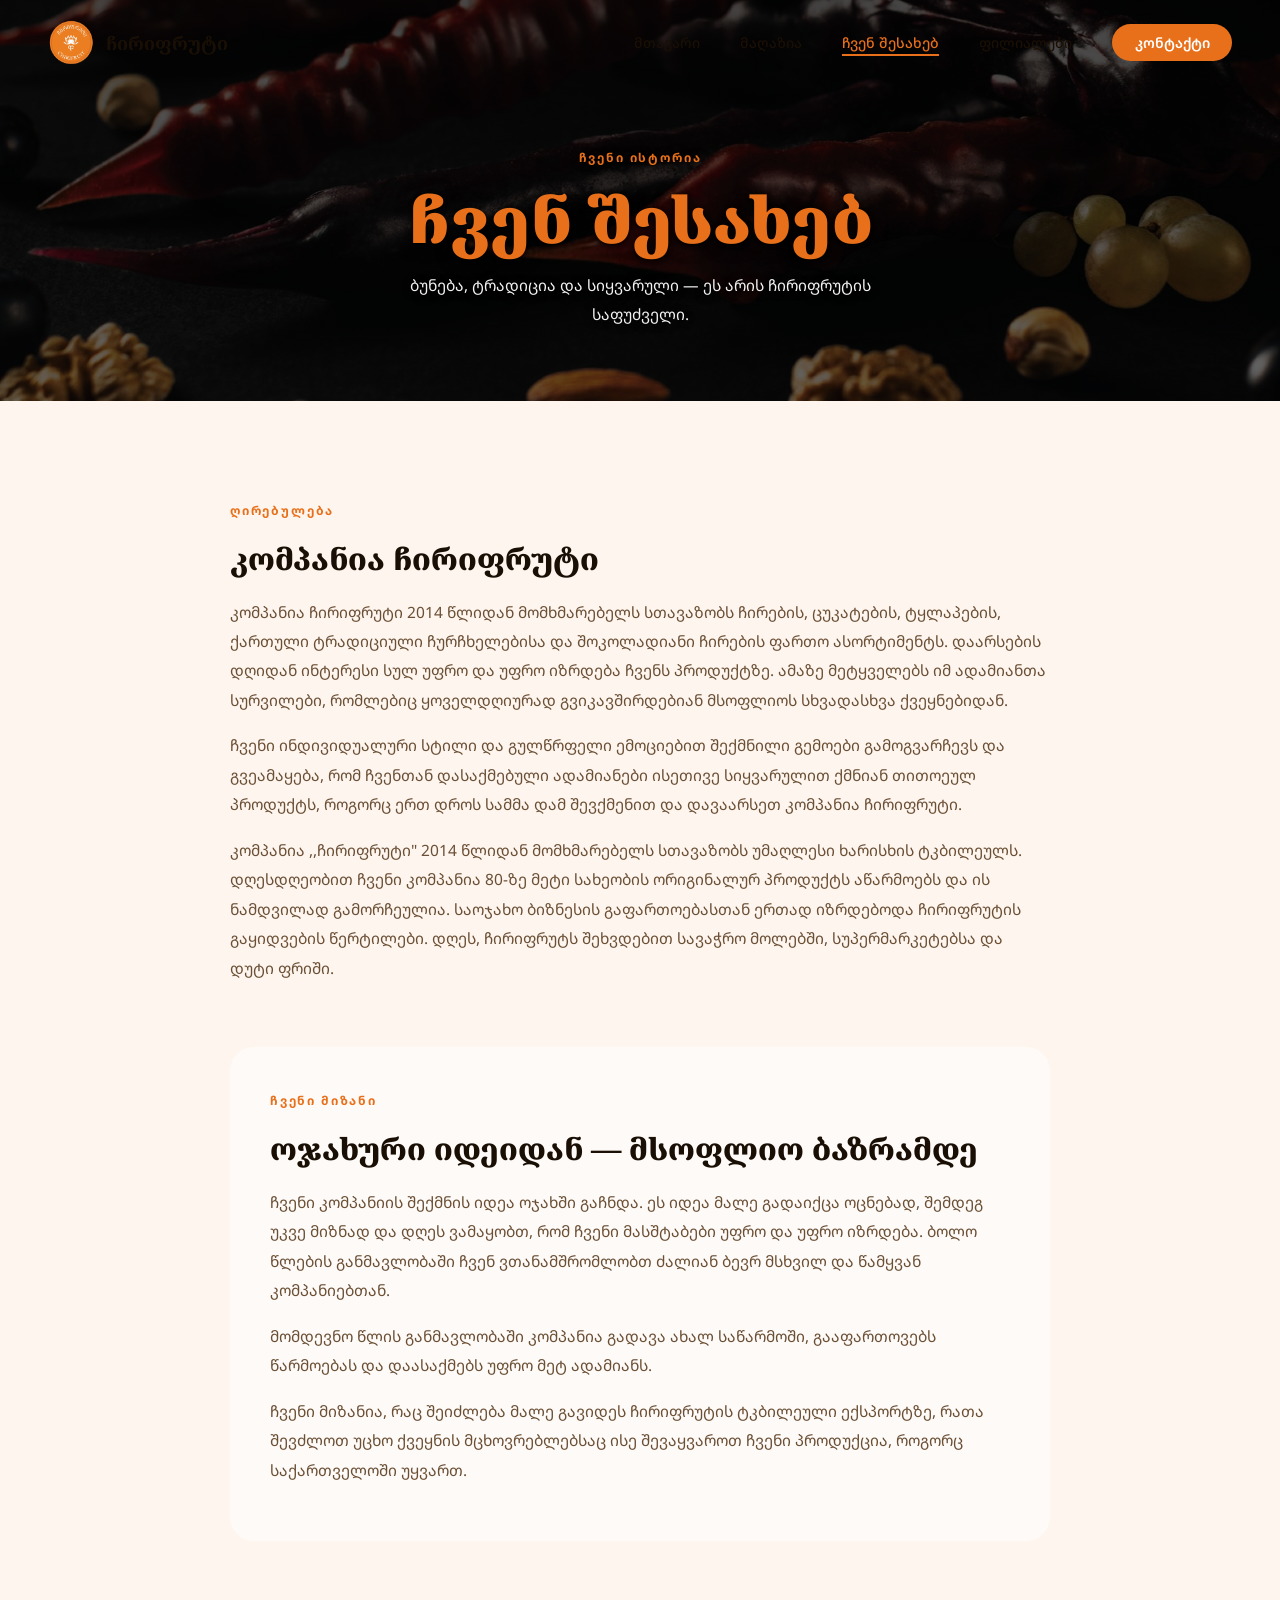
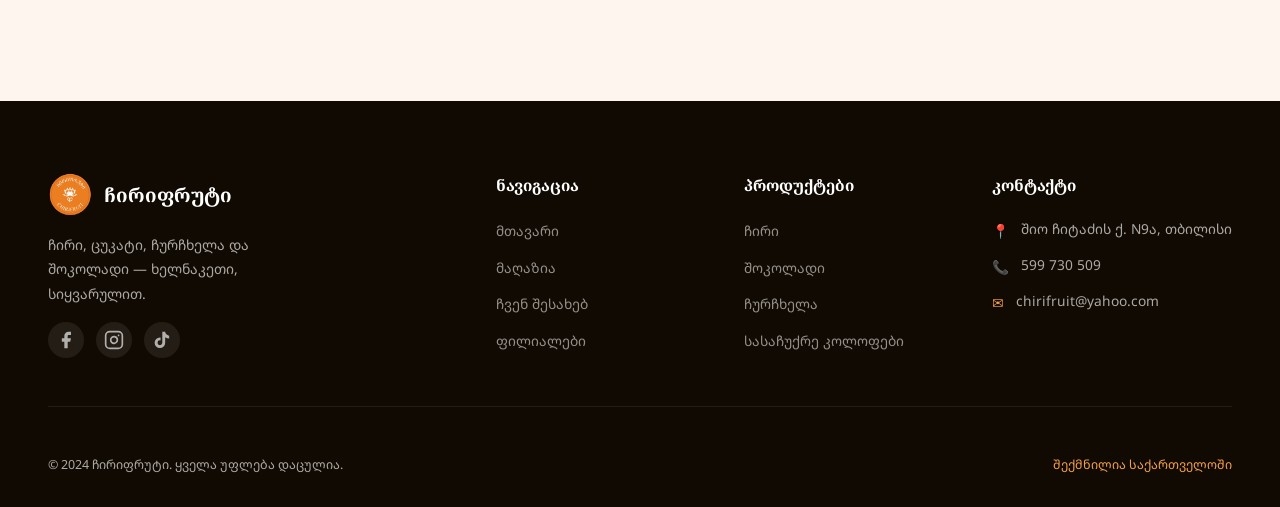
<file: about.html>
﻿<!DOCTYPE html>
<html lang="ka">
<head>
  <meta charset="UTF-8">
  <meta name="viewport" content="width=device-width, initial-scale=1.0">
  <title>ჩვენ შესახებ — ჩირიფრუტი</title>
  <link rel="preconnect" href="https://fonts.googleapis.com">
  <link rel="preconnect" href="https://fonts.gstatic.com" crossorigin>
  <link href="https://fonts.googleapis.com/css2?family=Noto+Serif+Georgian:wght@400;600;700;800;900&family=Noto+Sans+Georgian:wght@300;400;500;600&display=swap" rel="stylesheet">
  <link rel="stylesheet" href="styles.css">
</head>
<body>

  <nav class="navbar scrolled" id="navbar">
    <a href="index.html" class="nav-logo">
      <img src="chirifruit_logo_clean.png" alt="ჩირიფრუტი">
      <span class="nav-logo-text">ჩირიფრუტი</span>
    </a>
    <ul class="nav-links" id="navLinks">
      <li><a href="index.html">მთავარი</a></li>
      <li><a href="shop.html">მაღაზია</a></li>
      <li><a href="about.html" class="active">ჩვენ შესახებ</a></li>
      <li><a href="branch.html">ფილიალები</a></li>
      <li><a href="contact.html" class="nav-cta">კონტაქტი</a></li>
    </ul>
    <div class="nav-hamburger" id="hamburger" onclick="toggleMenu()">
      <span></span><span></span><span></span>
    </div>
  </nav>

  <!-- PAGE HEADER -->
  <div class="page-header about-header-bg">
    <span class="section-label">ჩვენი ისტორია</span>
    <h1 class="section-title">ჩვენ შესახებ</h1>
    <p class="section-desc">ბუნება, ტრადიცია და სიყვარული — ეს არის ჩირიფრუტის საფუძველი.</p>
  </div>

  <!-- ABOUT CONTENT -->
  <section class="section" style="background:var(--cream);">
    <div class="about-long-wrap">

      <!-- COMPANY STORY -->
      <div class="about-block">
        <span class="section-label">ღირებულება</span>
        <h2 class="about-block-title">კომპანია ჩირიფრუტი</h2>
        <p>კომპანია ჩირიფრუტი 2014 წლიდან მომხმარებელს სთავაზობს ჩირების, ცუკატების, ტყლაპების, ქართული ტრადიციული ჩურჩხელებისა და შოკოლადიანი ჩირების ფართო ასორტიმენტს. დაარსების დღიდან ინტერესი სულ უფრო და უფრო იზრდება ჩვენს პროდუქტზე. ამაზე მეტყველებს იმ ადამიანთა სურვილები, რომლებიც ყოველდღიურად გვიკავშირდებიან მსოფლიოს სხვადასხვა ქვეყნებიდან.</p>
        <p>ჩვენი ინდივიდუალური სტილი და გულწრფელი ემოციებით შექმნილი გემოები გამოგვარჩევს და გვეამაყება, რომ ჩვენთან დასაქმებული ადამიანები ისეთივე სიყვარულით ქმნიან თითოეულ პროდუქტს, როგორც ერთ დროს სამმა დამ შევქმენით და დავაარსეთ კომპანია ჩირიფრუტი.</p>
        <p>კომპანია ,,ჩირიფრუტი" 2014 წლიდან მომხმარებელს სთავაზობს უმაღლესი ხარისხის ტკბილეულს. დღესდღეობით ჩვენი კომპანია 80-ზე მეტი სახეობის ორიგინალურ პროდუქტს აწარმოებს და ის ნამდვილად გამორჩეულია. საოჯახო ბიზნესის გაფართოებასთან ერთად იზრდებოდა ჩირიფრუტის გაყიდვების წერტილები. დღეს, ჩირიფრუტს შეხვდებით სავაჭრო მოლებში, სუპერმარკეტებსა და დუტი ფრიში.</p>
      </div>

      <!-- GOAL -->
      <div class="about-block about-block-alt">
        <span class="section-label">ჩვენი მიზანი</span>
        <h2 class="about-block-title">ოჯახური იდეიდან — მსოფლიო ბაზრამდე</h2>
        <p>ჩვენი კომპანიის შექმნის იდეა ოჯახში გაჩნდა. ეს იდეა მალე გადაიქცა ოცნებად, შემდეგ უკვე მიზნად და დღეს ვამაყობთ, რომ ჩვენი მასშტაბები უფრო და უფრო იზრდება. ბოლო წლების განმავლობაში ჩვენ ვთანამშრომლობთ ძალიან ბევრ მსხვილ და წამყვან კომპანიებთან.</p>
        <p>მომდევნო წლის განმავლობაში კომპანია გადავა ახალ საწარმოში, გააფართოვებს წარმოებას და დაასაქმებს უფრო მეტ ადამიანს.</p>
        <p>ჩვენი მიზანია, რაც შეიძლება მალე გავიდეს ჩირიფრუტის ტკბილეული ექსპორტზე, რათა შევძლოთ უცხო ქვეყნის მცხოვრებლებსაც ისე შევაყვაროთ ჩვენი პროდუქცია, როგორც საქართველოში უყვართ.</p>
      </div>

    </div>
  </section>

  <!-- FOOTER -->
  <footer class="footer">
    <div class="footer-inner">
      <div class="footer-top">
        <div>
          <div class="footer-logo">
            <img src="chirifruit_logo_clean.png" alt="ჩირიფრუტი">
            <span class="footer-logo-text">ჩირიფრუტი</span>
          </div>
          <p class="footer-tagline">ჩირი, ცუკატი, ჩურჩხელა და შოკოლადი — ხელნაკეთი, სიყვარულით.</p>
          <div class="footer-socials">
            <a href="https://www.facebook.com/chirifruit" target="_blank" rel="noopener" class="footer-social-link" aria-label="Facebook">
              <svg xmlns="http://www.w3.org/2000/svg" width="20" height="20" viewBox="0 0 24 24" fill="currentColor"><path d="M18 2h-3a5 5 0 0 0-5 5v3H7v4h3v8h4v-8h3l1-4h-4V7a1 1 0 0 1 1-1h3z"/></svg>
            </a>
            <a href="https://www.instagram.com/chirifruit_/" target="_blank" rel="noopener" class="footer-social-link" aria-label="Instagram">
              <svg xmlns="http://www.w3.org/2000/svg" width="20" height="20" viewBox="0 0 24 24" fill="none" stroke="currentColor" stroke-width="2" stroke-linecap="round" stroke-linejoin="round"><rect x="2" y="2" width="20" height="20" rx="5" ry="5"/><path d="M16 11.37A4 4 0 1 1 12.63 8 4 4 0 0 1 16 11.37z"/><line x1="17.5" y1="6.5" x2="17.51" y2="6.5"/></svg>
            </a>
            <a href="https://www.tiktok.com/@chirifruit" target="_blank" rel="noopener" class="footer-social-link" aria-label="TikTok">
              <svg xmlns="http://www.w3.org/2000/svg" width="20" height="20" viewBox="0 0 24 24" fill="currentColor"><path d="M19.59 6.69a4.83 4.83 0 0 1-3.77-4.25V2h-3.45v13.67a2.89 2.89 0 0 1-2.88 2.5 2.89 2.89 0 0 1-2.89-2.89 2.89 2.89 0 0 1 2.89-2.89c.28 0 .54.04.79.1V9.01a6.33 6.33 0 0 0-.79-.05 6.34 6.34 0 0 0-6.34 6.34 6.34 6.34 0 0 0 6.34 6.34 6.34 6.34 0 0 0 6.33-6.34V8.69a8.18 8.18 0 0 0 4.78 1.52V6.76a4.85 4.85 0 0 1-1.01-.07z"/></svg>
            </a>
          </div>
        </div>
        <div>
          <div class="footer-col-title">ნავიგაცია</div>
          <ul class="footer-links">
            <li><a href="index.html">მთავარი</a></li>
            <li><a href="shop.html">მაღაზია</a></li>
            <li><a href="about.html">ჩვენ შესახებ</a></li>
            <li><a href="branch.html">ფილიალები</a></li>
          </ul>
        </div>
        <div>
          <div class="footer-col-title">პროდუქტები</div>
          <ul class="footer-links">
            <li><a href="shop.html">ჩირი</a></li>
            <li><a href="shop.html">შოკოლადი</a></li>
            <li><a href="shop.html">ჩურჩხელა</a></li>
            <li><a href="shop.html">სასაჩუქრე კოლოფები</a></li>
          </ul>
        </div>
        <div>
          <div class="footer-col-title">კონტაქტი</div>
          <div class="footer-contact-item"><span class="footer-contact-icon">📍</span><span>შიო ჩიტაძის ქ. N9ა, თბილისი</span></div>
          <div class="footer-contact-item"><span class="footer-contact-icon">📞</span><span>599 730 509</span></div>
          <div class="footer-contact-item"><span class="footer-contact-icon">✉️</span><span>chirifruit@yahoo.com</span></div>
        </div>
      </div>
      <div class="footer-bottom">
        <span>© 2024 ჩირიფრუტი. ყველა უფლება დაცულია.</span>
        <span style="color:var(--orange-light);">შექმნილია საქართველოში</span>
      </div>
    </div>
  </footer>

  <script src="main.js"></script>
</body>
</html>
</file>
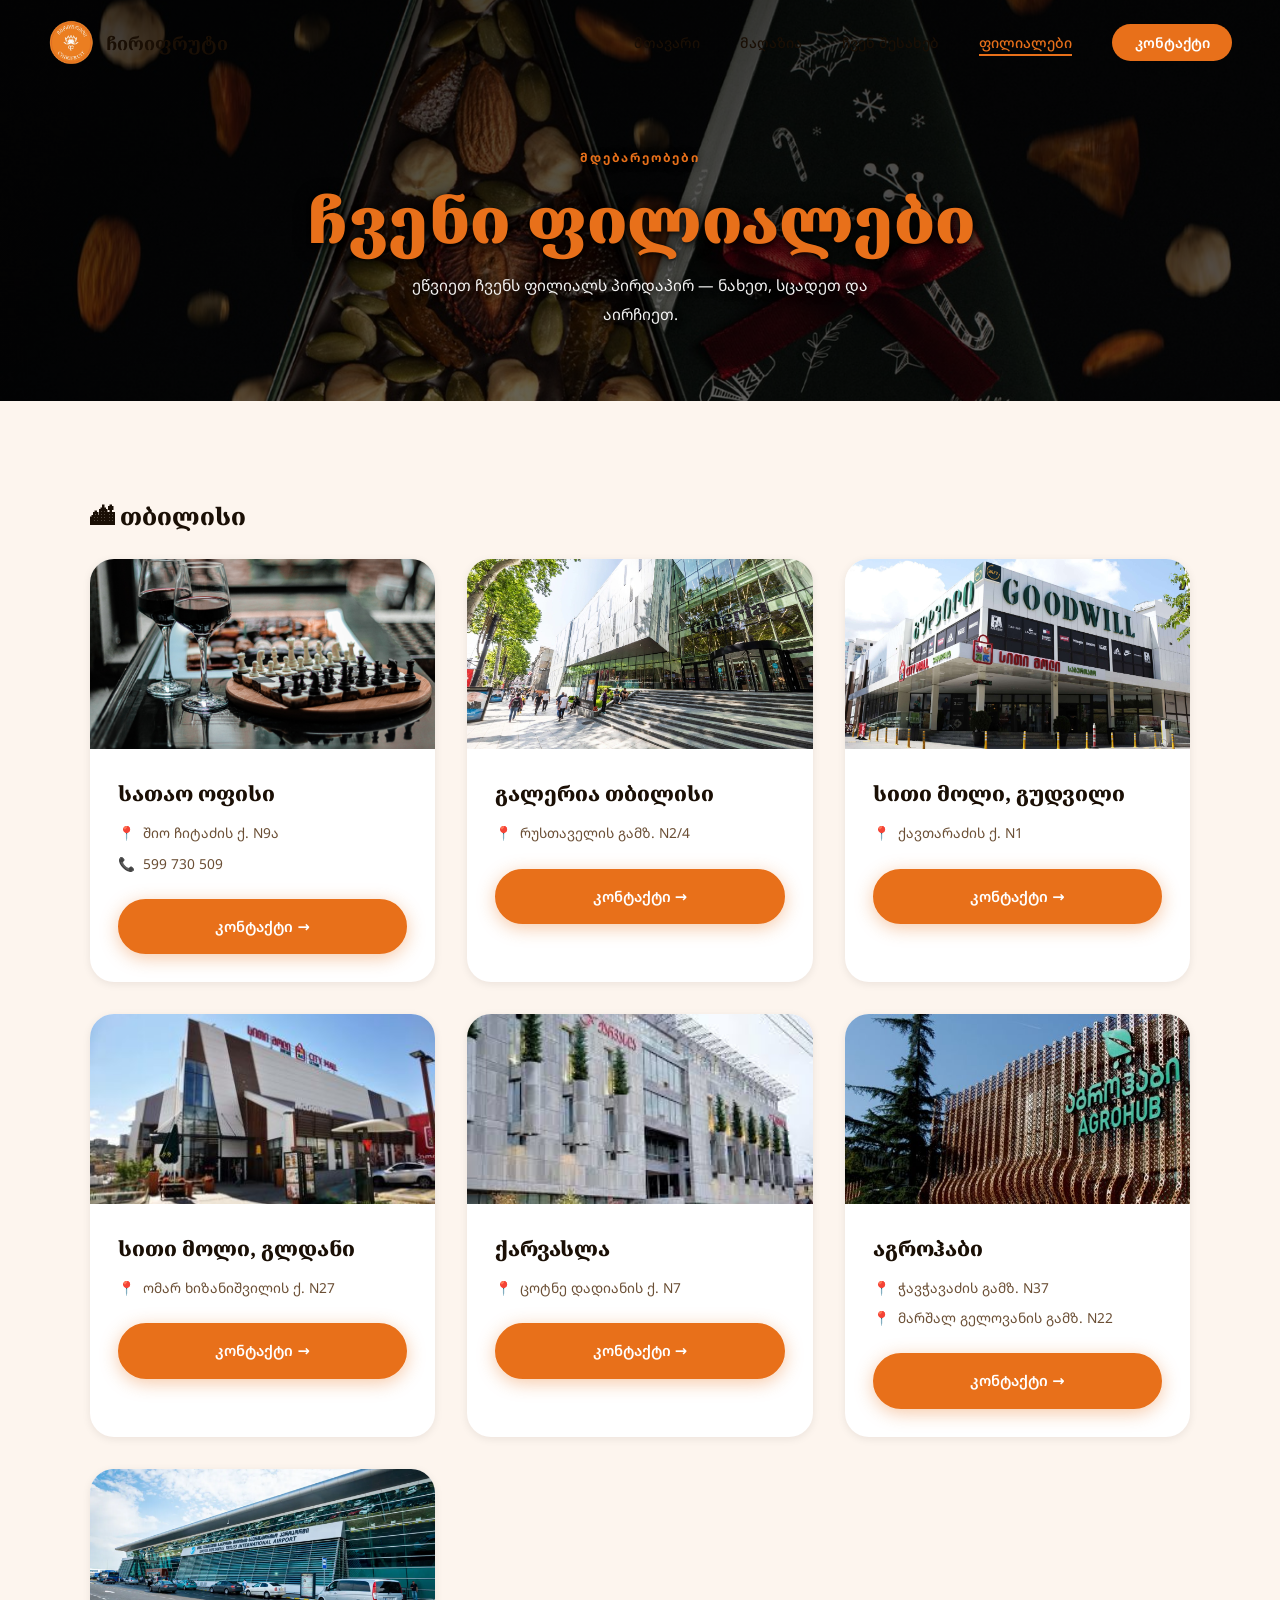
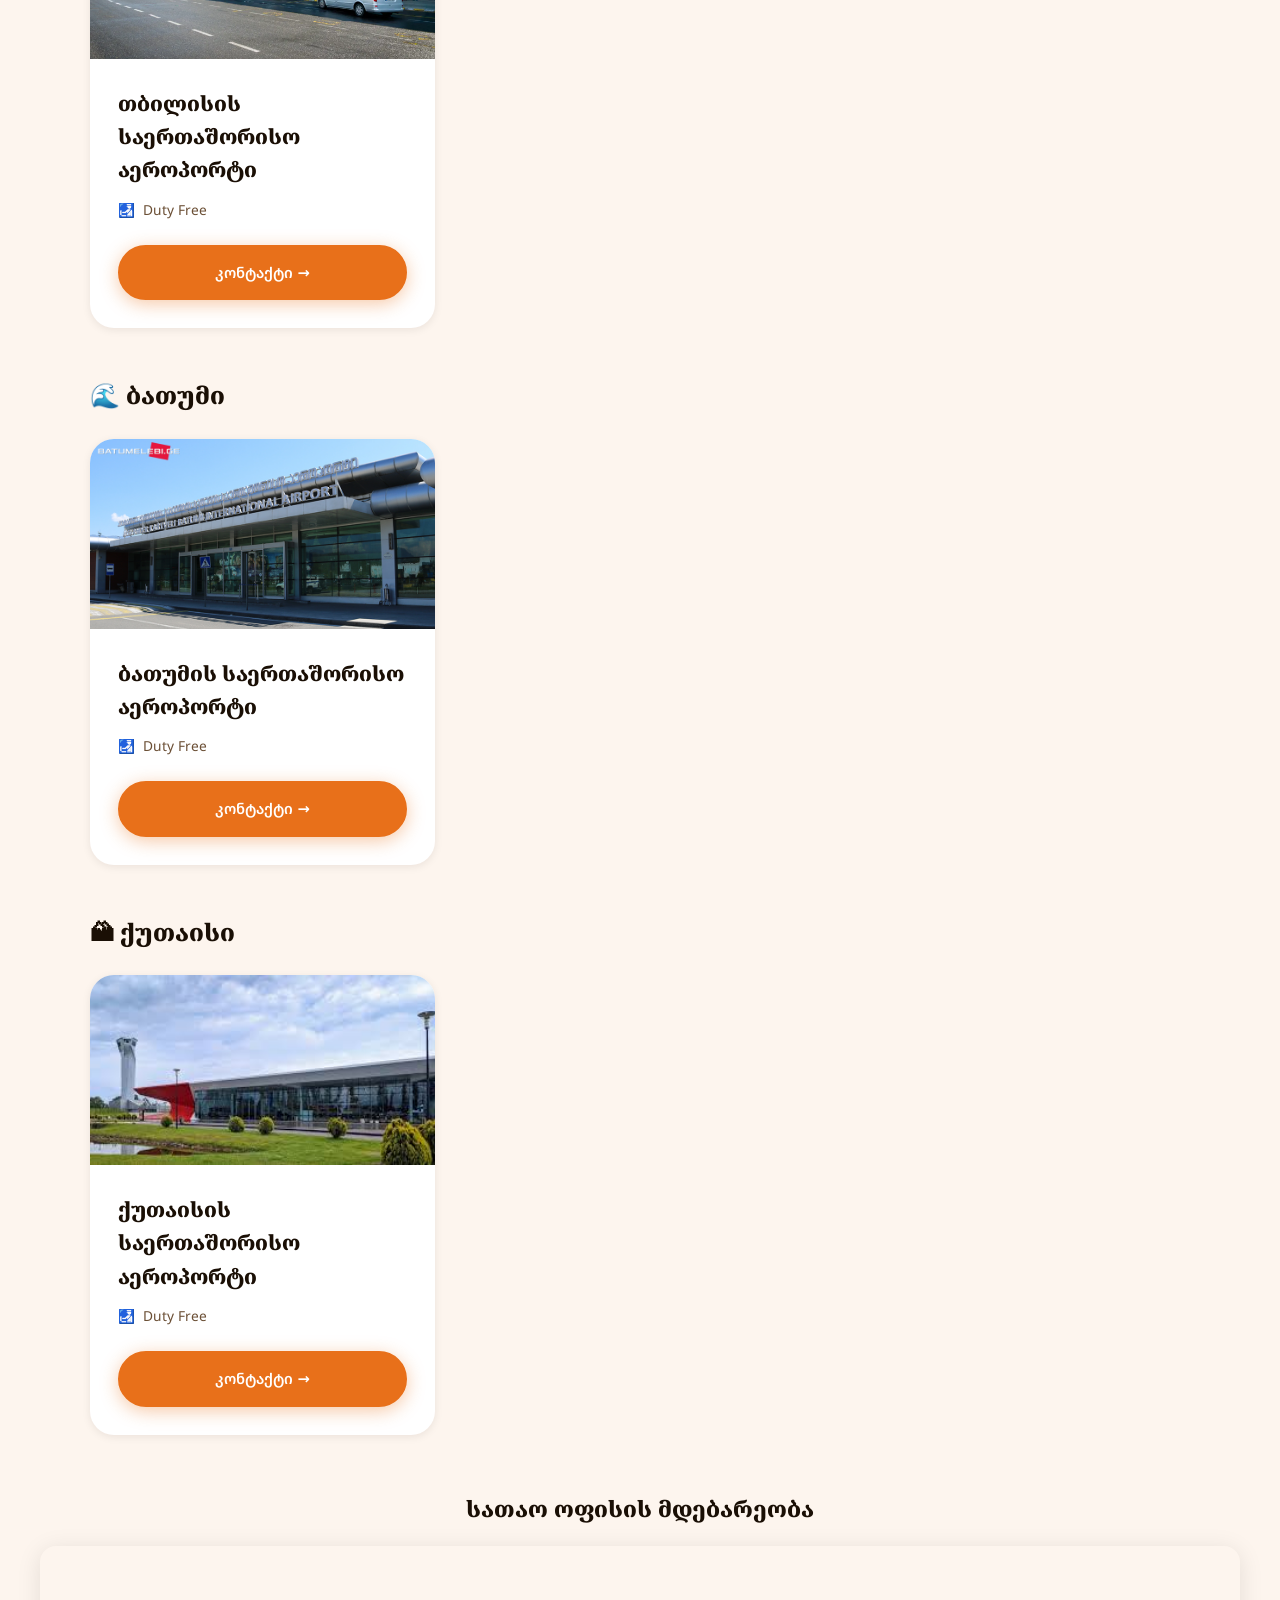
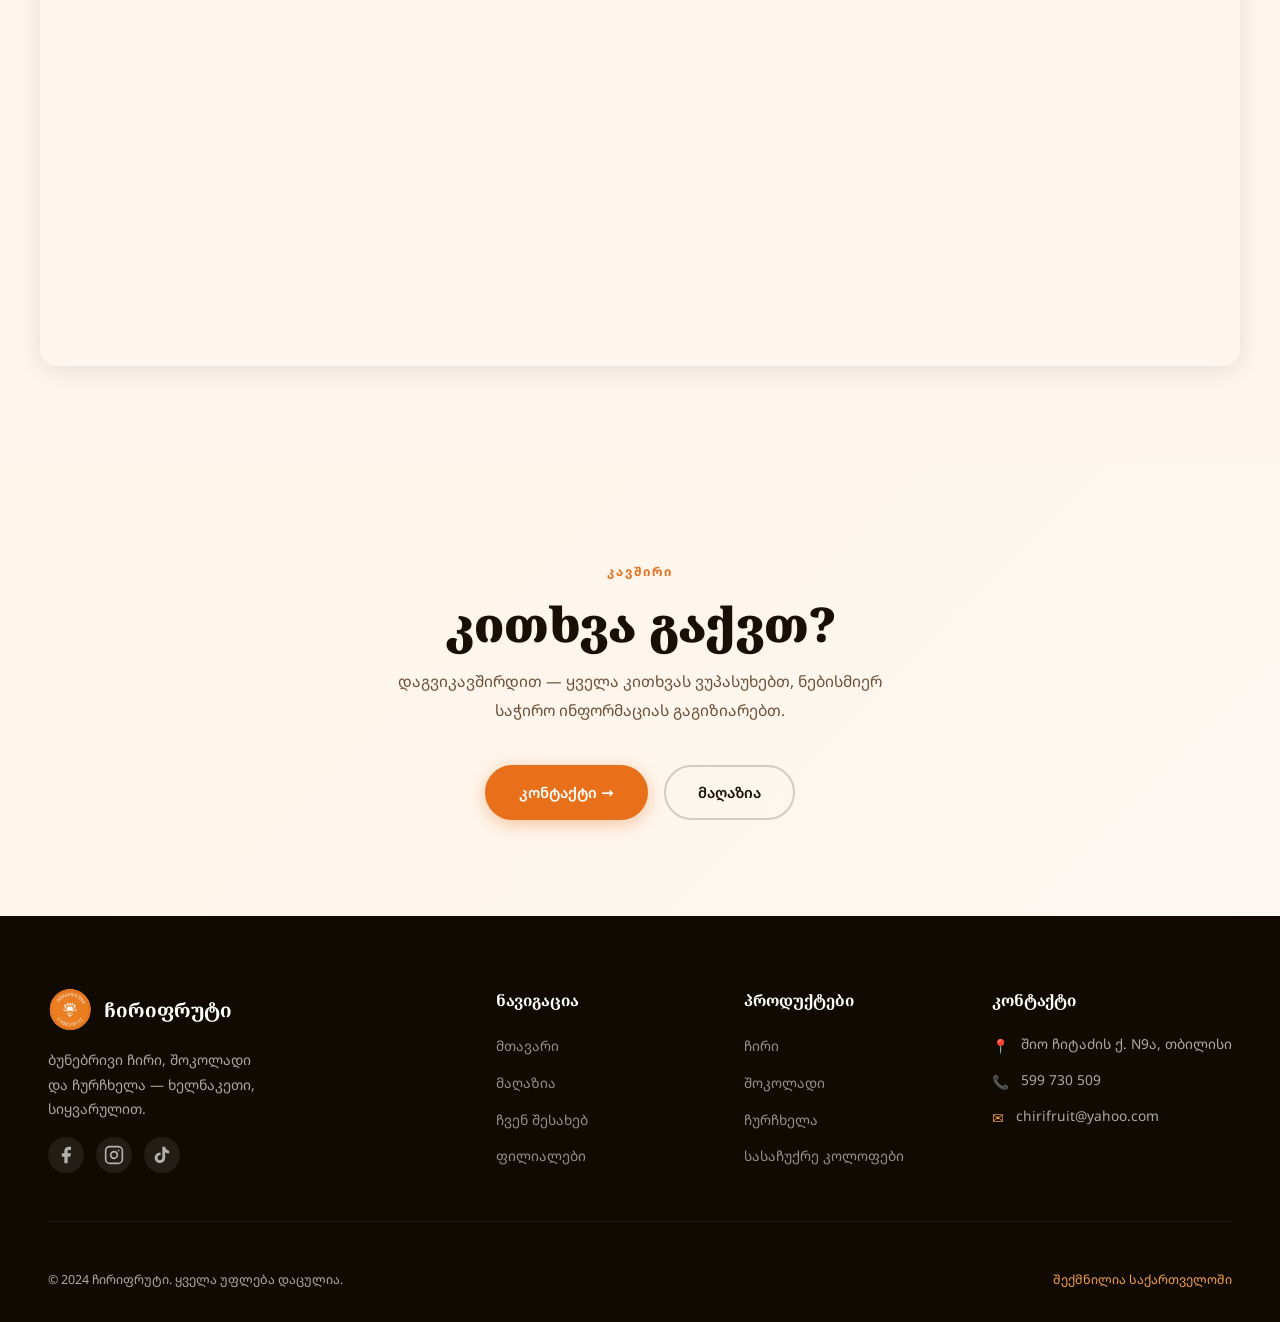
<file: branch.html>
﻿<!DOCTYPE html>
<html lang="ka">
<head>
  <meta charset="UTF-8">
  <meta name="viewport" content="width=device-width, initial-scale=1.0">
  <title>ფილიალები — ჩირიფრუტი</title>
  <link rel="preconnect" href="https://fonts.googleapis.com">
  <link rel="preconnect" href="https://fonts.gstatic.com" crossorigin>
  <link href="https://fonts.googleapis.com/css2?family=Noto+Serif+Georgian:wght@400;600;700;800;900&family=Noto+Sans+Georgian:wght@300;400;500;600&display=swap" rel="stylesheet">
  <link rel="stylesheet" href="styles.css">
</head>
<body>

  <nav class="navbar scrolled" id="navbar">
    <a href="index.html" class="nav-logo">
      <img src="chirifruit_logo_clean.png" alt="ჩირიფრუტი">
      <span class="nav-logo-text">ჩირიფრუტი</span>
    </a>
    <ul class="nav-links" id="navLinks">
      <li><a href="index.html">მთავარი</a></li>
      <li><a href="shop.html">მაღაზია</a></li>
      <li><a href="about.html">ჩვენ შესახებ</a></li>
      <li><a href="branch.html" class="active">ფილიალები</a></li>
      <li><a href="contact.html" class="nav-cta">კონტაქტი</a></li>
    </ul>
    <div class="nav-hamburger" id="hamburger" onclick="toggleMenu()">
      <span></span><span></span><span></span>
    </div>
  </nav>

  <!-- PAGE HEADER -->
  <div class="page-header branch-header-bg">
    <span class="section-label">მდებარეობები</span>
    <h1 class="section-title">ჩვენი ფილიალები</h1>
    <p class="section-desc">ეწვიეთ ჩვენს ფილიალს პირდაპირ — ნახეთ, სცადეთ და აირჩიეთ.</p>
  </div>

  <!-- BRANCHES SECTION -->
  <section class="section" style="background:var(--cream);">

    <!-- TBILISI -->
    <div class="branch-city-label">🏙 თბილისი</div>
    <div class="branch-grid">

      <div class="branch-card">
        <div class="branch-card-map" style="background:linear-gradient(135deg,#e8f5e9,#c8e6c9); padding:0; overflow:hidden;"><img src="ch9.jpg" alt="სათაო ოფისი" style="width:100%; height:100%; object-fit:cover; display:block;"></div>
        <div class="branch-card-body">
          <div class="branch-card-name">სათაო ოფისი</div>
          <div class="branch-card-info">
            <div class="branch-info-item"><span>📍</span><span>შიო ჩიტაძის ქ. N9ა</span></div>
            <div class="branch-info-item"><span>📞</span><span><a href="tel:+995599730509" style="color:inherit;">599 730 509</a></span></div>
          </div>
          <a href="contact.html" class="btn btn-primary" style="width:100%; justify-content:center;">კონტაქტი →</a>
        </div>
      </div>

      <div class="branch-card">
        <div class="branch-card-map" style="background:linear-gradient(135deg,#fff3e0,#ffe0b2); padding:0; overflow:hidden;"><img src="გალ.webp" alt="გალერია თბილისი" style="width:100%; height:100%; object-fit:cover; display:block;"></div>
        <div class="branch-card-body">
          <div class="branch-card-name">გალერია თბილისი</div>
          <div class="branch-card-info">
            <div class="branch-info-item"><span>📍</span><span>რუსთაველის გამზ. N2/4</span></div>
          </div>
          <a href="contact.html" class="btn btn-primary" style="width:100%; justify-content:center;">კონტაქტი →</a>
        </div>
      </div>

      <div class="branch-card">
        <div class="branch-card-map" style="background:linear-gradient(135deg,#e3f2fd,#bbdefb); padding:0; overflow:hidden;"><img src="goodwill.jpg" alt="სითი მოლი, გუდვილი" style="width:100%; height:100%; object-fit:cover; display:block;"></div>
        <div class="branch-card-body">
          <div class="branch-card-name">სითი მოლი, გუდვილი</div>
          <div class="branch-card-info">
            <div class="branch-info-item"><span>📍</span><span>ქავთარაძის ქ. N1</span></div>
          </div>
          <a href="contact.html" class="btn btn-primary" style="width:100%; justify-content:center;">კონტაქტი →</a>
        </div>
      </div>

      <div class="branch-card">
        <div class="branch-card-map" style="background:linear-gradient(135deg,#fce4ec,#f8bbd0); padding:0; overflow:hidden;"><img src="gldani.jpg" alt="სითი მოლი, გლდანი" style="width:100%; height:100%; object-fit:cover; display:block;"></div>
        <div class="branch-card-body">
          <div class="branch-card-name">სითი მოლი, გლდანი</div>
          <div class="branch-card-info">
            <div class="branch-info-item"><span>📍</span><span>ომარ ხიზანიშვილის ქ. N27</span></div>
          </div>
          <a href="contact.html" class="btn btn-primary" style="width:100%; justify-content:center;">კონტაქტი →</a>
        </div>
      </div>

      <div class="branch-card">
        <div class="branch-card-map" style="background:linear-gradient(135deg,#f3e5f5,#e1bee7); padding:0; overflow:hidden;"><img src="qarvasla.jpg" alt="ქარვასლა" style="width:100%; height:100%; object-fit:cover; display:block;"></div>
        <div class="branch-card-body">
          <div class="branch-card-name">ქარვასლა</div>
          <div class="branch-card-info">
            <div class="branch-info-item"><span>📍</span><span>ცოტნე დადიანის ქ. N7</span></div>
          </div>
          <a href="contact.html" class="btn btn-primary" style="width:100%; justify-content:center;">კონტაქტი →</a>
        </div>
      </div>

      <div class="branch-card">
        <div class="branch-card-map" style="background:linear-gradient(135deg,#e8f5e9,#a5d6a7); padding:0; overflow:hidden;"><img src="agrohabi.jpg" alt="აგროჰაბი" style="width:100%; height:100%; object-fit:cover; display:block;"></div>
        <div class="branch-card-body">
          <div class="branch-card-name">აგროჰაბი</div>
          <div class="branch-card-info">
            <div class="branch-info-item"><span>📍</span><span>ჭავჭავაძის გამზ. N37</span></div>
            <div class="branch-info-item"><span>📍</span><span>მარშალ გელოვანის გამზ. N22</span></div>
          </div>
          <a href="contact.html" class="btn btn-primary" style="width:100%; justify-content:center;">კონტაქტი →</a>
        </div>
      </div>

      <div class="branch-card">
        <div class="branch-card-map" style="background:linear-gradient(135deg,#e0f7fa,#b2ebf2); padding:0; overflow:hidden;"><img src="aeroport.webp" alt="თბილისის საერთაშორისო აეროპორტი" style="width:100%; height:100%; object-fit:cover; display:block;"></div>
        <div class="branch-card-body">
          <div class="branch-card-name">თბილისის საერთაშორისო აეროპორტი</div>
          <div class="branch-card-info">
            <div class="branch-info-item"><span>🛃</span><span>Duty Free</span></div>
          </div>
          <a href="contact.html" class="btn btn-primary" style="width:100%; justify-content:center;">კონტაქტი →</a>
        </div>
      </div>

    </div>

    <!-- BATUMI -->
    <div class="branch-city-label" style="margin-top:3rem;">🌊 ბათუმი</div>
    <div class="branch-grid">
      <div class="branch-card">
        <div class="branch-card-map" style="background:linear-gradient(135deg,#e0f2f1,#b2dfdb); padding:0; overflow:hidden;"><img src="bat.jpg" alt="ბათუმის საერთაშორისო აეროპორტი" style="width:100%; height:100%; object-fit:cover; display:block;"></div>
        <div class="branch-card-body">
          <div class="branch-card-name">ბათუმის საერთაშორისო აეროპორტი</div>
          <div class="branch-card-info">
            <div class="branch-info-item"><span>🛃</span><span>Duty Free</span></div>
          </div>
          <a href="contact.html" class="btn btn-primary" style="width:100%; justify-content:center;">კონტაქტი →</a>
        </div>
      </div>
    </div>

    <!-- KUTAISI -->
    <div class="branch-city-label" style="margin-top:3rem;">🏔 ქუთაისი</div>
    <div class="branch-grid">
      <div class="branch-card">
        <div class="branch-card-map" style="background:linear-gradient(135deg,#fff8e1,#ffe082); padding:0; overflow:hidden;"><img src="quT.jpg" alt="ქუთაისის საერთაშორისო აეროპორტი" style="width:100%; height:100%; object-fit:cover; display:block;"></div>
        <div class="branch-card-body">
          <div class="branch-card-name">ქუთაისის საერთაშორისო აეროპორტი</div>
          <div class="branch-card-info">
            <div class="branch-info-item"><span>🛃</span><span>Duty Free</span></div>
          </div>
          <a href="contact.html" class="btn btn-primary" style="width:100%; justify-content:center;">კონტაქტი →</a>
        </div>
      </div>
    </div>

    <!-- MAP -->
    <div style="margin-top:3.5rem;">
      <h3 style="font-family:var(--font-serif); font-size:1.4rem; font-weight:800; margin-bottom:1.25rem; text-align:center;">სათაო ოფისის მდებარეობა</h3>
      <iframe
        src="https://maps.google.com/maps?cid=4166415387569716942&output=embed&hl=ka&t=k"
        width="100%" height="420"
        style="border:0; border-radius:1rem; display:block; box-shadow:0 4px 24px rgba(0,0,0,0.10);"
        allowfullscreen loading="lazy" referrerpolicy="no-referrer-when-downgrade">
      </iframe>
    </div>

  </section>

  <!-- CTA BAND -->
  <section class="cta-band">
    <span class="section-label">კავშირი</span>
    <h2 class="section-title">კითხვა გაქვთ?</h2>
    <p class="section-desc">დაგვიკავშირდით — ყველა კითხვას ვუპასუხებთ, ნებისმიერ საჭირო ინფორმაციას გაგიზიარებთ.</p>
    <div class="cta-actions" style="margin-top:2.5rem;">
      <a href="contact.html" class="btn btn-primary">კონტაქტი →</a>
      <a href="shop.html" class="btn btn-outline">მაღაზია</a>
    </div>
  </section>

  <!-- FOOTER -->
  <footer class="footer">
    <div class="footer-inner">
      <div class="footer-top">
        <div>
          <div class="footer-logo">
            <img src="chirifruit_logo_clean.png" alt="ჩირიფრუტი">
            <span class="footer-logo-text">ჩირიფრუტი</span>
          </div>
          <p class="footer-tagline">ბუნებრივი ჩირი, შოკოლადი და ჩურჩხელა — ხელნაკეთი, სიყვარულით.</p>
          <div class="footer-socials">
            <a href="https://www.facebook.com/chirifruit" target="_blank" rel="noopener" class="footer-social-link" aria-label="Facebook">
              <svg xmlns="http://www.w3.org/2000/svg" width="20" height="20" viewBox="0 0 24 24" fill="currentColor"><path d="M18 2h-3a5 5 0 0 0-5 5v3H7v4h3v8h4v-8h3l1-4h-4V7a1 1 0 0 1 1-1h3z"/></svg>
            </a>
            <a href="https://www.instagram.com/chirifruit_/" target="_blank" rel="noopener" class="footer-social-link" aria-label="Instagram">
              <svg xmlns="http://www.w3.org/2000/svg" width="20" height="20" viewBox="0 0 24 24" fill="none" stroke="currentColor" stroke-width="2" stroke-linecap="round" stroke-linejoin="round"><rect x="2" y="2" width="20" height="20" rx="5" ry="5"/><path d="M16 11.37A4 4 0 1 1 12.63 8 4 4 0 0 1 16 11.37z"/><line x1="17.5" y1="6.5" x2="17.51" y2="6.5"/></svg>
            </a>
            <a href="https://www.tiktok.com/@chirifruit" target="_blank" rel="noopener" class="footer-social-link" aria-label="TikTok">
              <svg xmlns="http://www.w3.org/2000/svg" width="20" height="20" viewBox="0 0 24 24" fill="currentColor"><path d="M19.59 6.69a4.83 4.83 0 0 1-3.77-4.25V2h-3.45v13.67a2.89 2.89 0 0 1-2.88 2.5 2.89 2.89 0 0 1-2.89-2.89 2.89 2.89 0 0 1 2.89-2.89c.28 0 .54.04.79.1V9.01a6.33 6.33 0 0 0-.79-.05 6.34 6.34 0 0 0-6.34 6.34 6.34 6.34 0 0 0 6.34 6.34 6.34 6.34 0 0 0 6.33-6.34V8.69a8.18 8.18 0 0 0 4.78 1.52V6.76a4.85 4.85 0 0 1-1.01-.07z"/></svg>
            </a>
          </div>
        </div>
        <div>
          <div class="footer-col-title">ნავიგაცია</div>
          <ul class="footer-links">
            <li><a href="index.html">მთავარი</a></li>
            <li><a href="shop.html">მაღაზია</a></li>
            <li><a href="about.html">ჩვენ შესახებ</a></li>
            <li><a href="branch.html">ფილიალები</a></li>
          </ul>
        </div>
        <div>
          <div class="footer-col-title">პროდუქტები</div>
          <ul class="footer-links">
            <li><a href="shop.html">ჩირი</a></li>
            <li><a href="shop.html">შოკოლადი</a></li>
            <li><a href="shop.html">ჩურჩხელა</a></li>
            <li><a href="shop.html">სასაჩუქრე კოლოფები</a></li>
          </ul>
        </div>
        <div>
          <div class="footer-col-title">კონტაქტი</div>
          <div class="footer-contact-item"><span class="footer-contact-icon">📍</span><span>შიო ჩიტაძის ქ. N9ა, თბილისი</span></div>
          <div class="footer-contact-item"><span class="footer-contact-icon">📞</span><span>599 730 509</span></div>
          <div class="footer-contact-item"><span class="footer-contact-icon">✉️</span><span>chirifruit@yahoo.com</span></div>
        </div>
      </div>
      <div class="footer-bottom">
        <span>© 2024 ჩირიფრუტი. ყველა უფლება დაცულია.</span>
        <span style="color:var(--orange-light);">შექმნილია საქართველოში</span>
      </div>
    </div>
  </footer>

  <script src="main.js"></script>
</body>
</html>
</file>
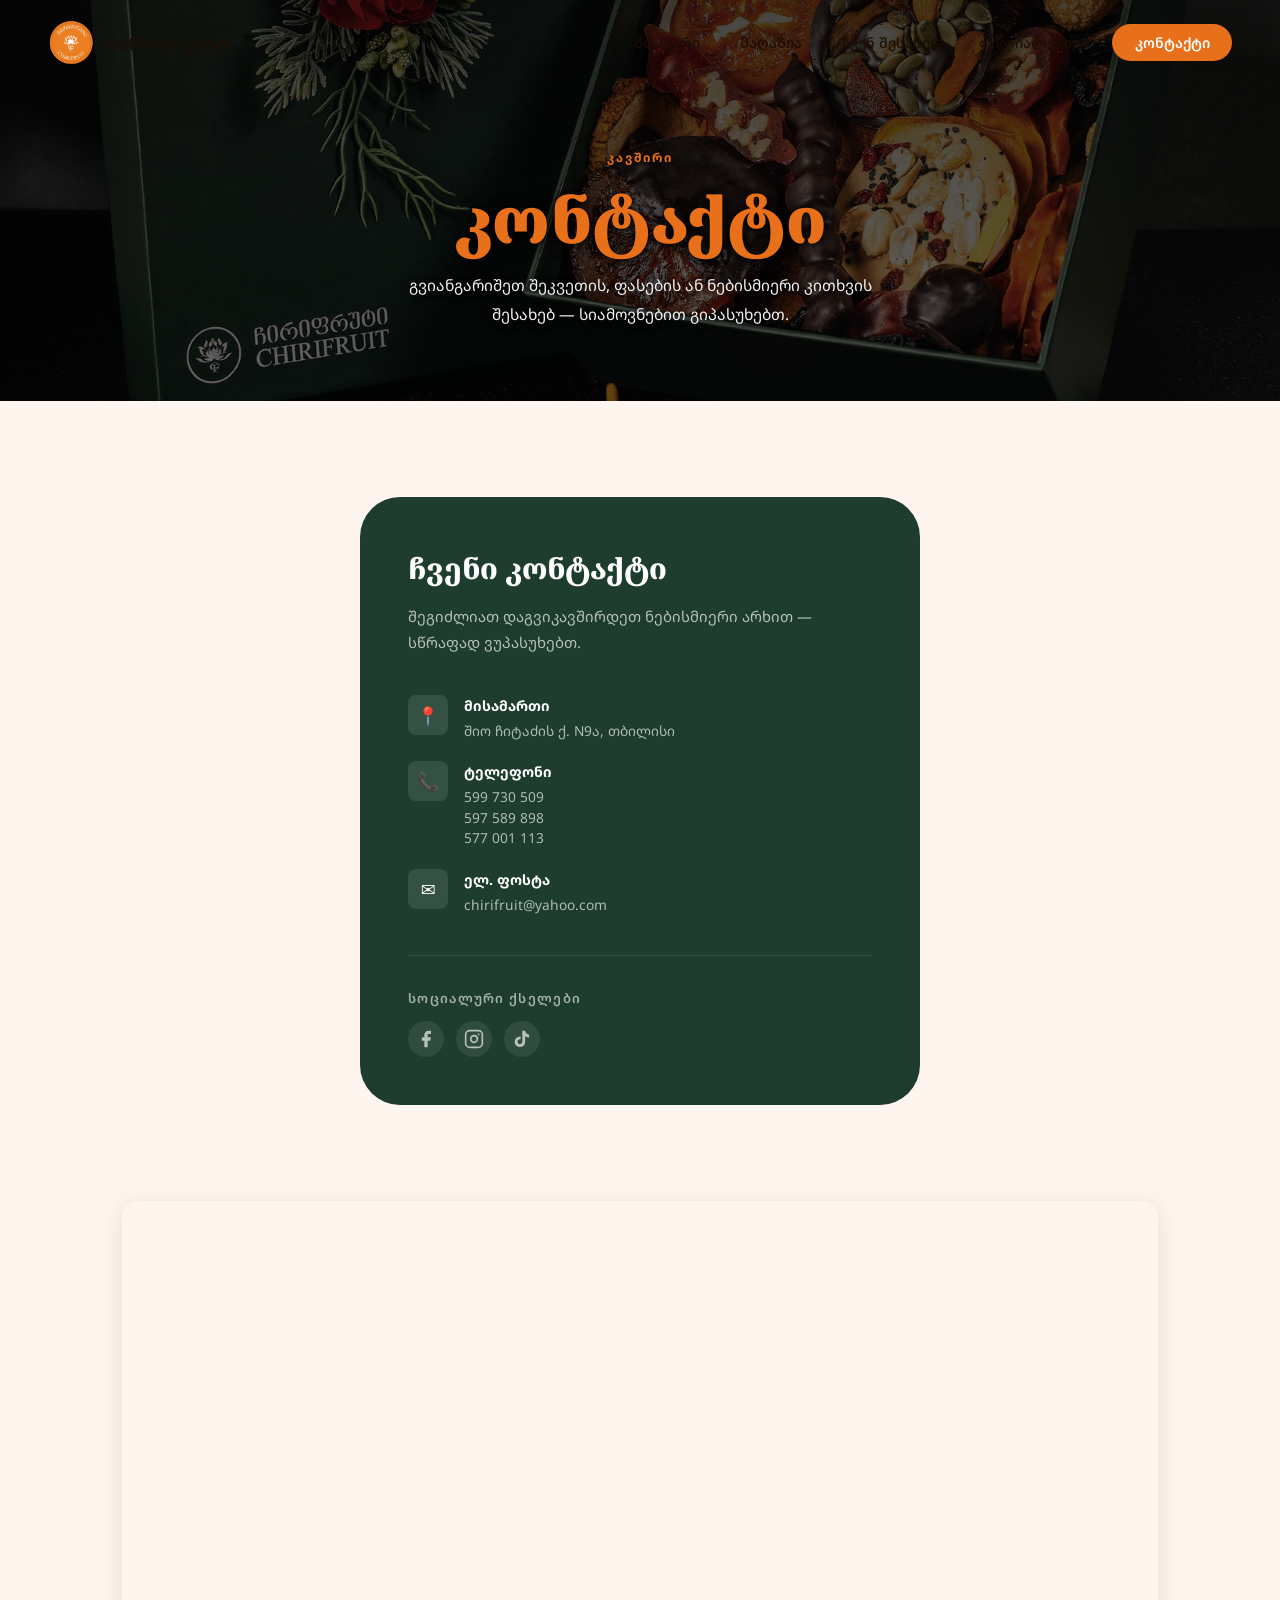
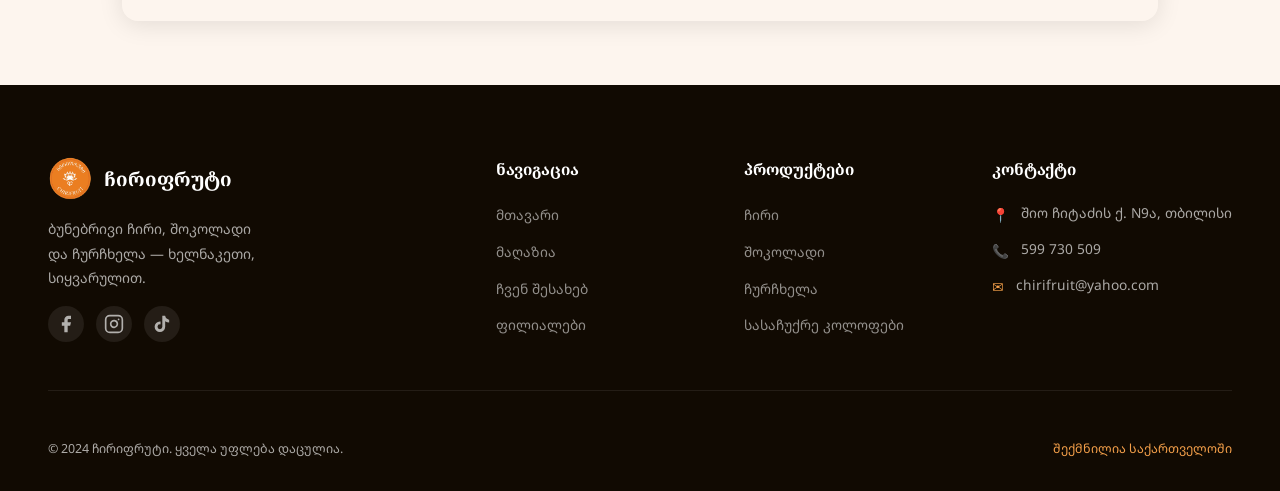
<file: contact.html>
<!DOCTYPE html>
<html lang="ka">
<head>
  <meta charset="UTF-8">
  <meta name="viewport" content="width=device-width, initial-scale=1.0">
  <title>კონტაქტი — ჩირიფრუტი</title>
  <link rel="preconnect" href="https://fonts.googleapis.com">
  <link rel="preconnect" href="https://fonts.gstatic.com" crossorigin>
  <link href="https://fonts.googleapis.com/css2?family=Noto+Serif+Georgian:wght@400;600;700;800;900&family=Noto+Sans+Georgian:wght@300;400;500;600&display=swap" rel="stylesheet">
  <link rel="stylesheet" href="styles.css">
</head>
<body>

  <nav class="navbar scrolled" id="navbar">
    <a href="index.html" class="nav-logo">
      <img src="chirifruit_logo_clean.png" alt="ჩირიფრუტი">
      <span class="nav-logo-text">ჩირიფრუტი</span>
    </a>
    <ul class="nav-links" id="navLinks">
      <li><a href="index.html">მთავარი</a></li>
      <li><a href="shop.html">მაღაზია</a></li>
      <li><a href="about.html">ჩვენ შესახებ</a></li>
      <li><a href="branch.html">ფილიალები</a></li>
      <li><a href="contact.html" class="nav-cta active">კონტაქტი</a></li>
    </ul>
    <div class="nav-hamburger" id="hamburger" onclick="toggleMenu()">
      <span></span><span></span><span></span>
    </div>
  </nav>

  <!-- PAGE HEADER -->
  <div class="page-header contact-header-bg">
    <span class="section-label">კავშირი</span>
    <h1 class="section-title">კონტაქტი</h1>
    <p class="section-desc">გვიანგარიშეთ შეკვეთის, ფასების ან ნებისმიერი კითხვის შესახებ — სიამოვნებით გიპასუხებთ.</p>
  </div>

  <!-- CONTACT SECTION -->
  <section class="section" style="background:var(--cream);">
    <div style="max-width:560px; margin:0 auto;">
      <div class="contact-info-card">
        <div class="contact-info-title">ჩვენი კონტაქტი</div>
        <p class="contact-info-desc">
          შეგიძლიათ დაგვიკავშირდეთ ნებისმიერი არხით — სწრაფად ვუპასუხებთ.
        </p>
        <div class="contact-info-items">
          <div class="contact-info-item">
            <div class="contact-info-icon">📍</div>
            <div>
              <div class="contact-info-item-title">მისამართი</div>
              <div class="contact-info-item-value">შიო ჩიტაძის ქ. N9ა, თბილისი</div>
            </div>
          </div>
          <div class="contact-info-item">
            <div class="contact-info-icon">📞</div>
            <div>
              <div class="contact-info-item-title">ტელეფონი</div>
              <div class="contact-info-item-value">
                <a href="tel:+995599730509" style="color:inherit; text-decoration:none;">599 730 509</a><br>
                <a href="tel:+995597589898" style="color:inherit; text-decoration:none;">597 589 898</a><br>
                <a href="tel:+995577001113" style="color:inherit; text-decoration:none;">577 001 113</a>
              </div>
            </div>
          </div>
          <div class="contact-info-item">
            <div class="contact-info-icon">✉️</div>
            <div>
              <div class="contact-info-item-title">ელ. ფოსტა</div>
              <div class="contact-info-item-value"><a href="mailto:chirifruit@yahoo.com" style="color:inherit; text-decoration:none;">chirifruit@yahoo.com</a></div>
            </div>
          </div>
        </div>

        <div style="margin-top:2.5rem; padding-top:2rem; border-top:1px solid rgba(255,255,255,0.1);">
          <div style="font-size:0.82rem; opacity:0.6; margin-bottom:0.75rem; text-transform:uppercase; letter-spacing:0.1em; font-weight:600;">სოციალური ქსელები</div>
          <div style="display:flex; gap:0.75rem;">
            <a href="https://www.facebook.com/chirifruit" target="_blank" rel="noopener" class="footer-social-link" aria-label="Facebook">
              <svg xmlns="http://www.w3.org/2000/svg" width="20" height="20" viewBox="0 0 24 24" fill="currentColor"><path d="M18 2h-3a5 5 0 0 0-5 5v3H7v4h3v8h4v-8h3l1-4h-4V7a1 1 0 0 1 1-1h3z"/></svg>
            </a>
            <a href="https://www.instagram.com/chirifruit_/" target="_blank" rel="noopener" class="footer-social-link" aria-label="Instagram">
              <svg xmlns="http://www.w3.org/2000/svg" width="20" height="20" viewBox="0 0 24 24" fill="none" stroke="currentColor" stroke-width="2" stroke-linecap="round" stroke-linejoin="round"><rect x="2" y="2" width="20" height="20" rx="5" ry="5"/><path d="M16 11.37A4 4 0 1 1 12.63 8 4 4 0 0 1 16 11.37z"/><line x1="17.5" y1="6.5" x2="17.51" y2="6.5"/></svg>
            </a>
            <a href="https://www.tiktok.com/@chirifruit" target="_blank" rel="noopener" class="footer-social-link" aria-label="TikTok">
              <svg xmlns="http://www.w3.org/2000/svg" width="20" height="20" viewBox="0 0 24 24" fill="currentColor"><path d="M19.59 6.69a4.83 4.83 0 0 1-3.77-4.25V2h-3.45v13.67a2.89 2.89 0 0 1-2.88 2.5 2.89 2.89 0 0 1-2.89-2.89 2.89 2.89 0 0 1 2.89-2.89c.28 0 .54.04.79.1V9.01a6.33 6.33 0 0 0-.79-.05 6.34 6.34 0 0 0-6.34 6.34 6.34 6.34 0 0 0 6.34 6.34 6.34 6.34 0 0 0 6.33-6.34V8.69a8.18 8.18 0 0 0 4.78 1.52V6.76a4.85 4.85 0 0 1-1.01-.07z"/></svg>
            </a>
          </div>
        </div>
      </div>
    </div>
  </section>

  <!-- GOOGLE MAP -->
  <section style="background:var(--cream); padding:0 0 4rem;">
    <div style="max-width:1100px; margin:0 auto; padding:0 2rem;">
      <iframe
        src="https://maps.google.com/maps?cid=4166415387569716942&output=embed&hl=ka&t=k"
        width="100%" height="420"
        style="border:0; border-radius:1rem; display:block; box-shadow:0 4px 24px rgba(0,0,0,0.10);"
        allowfullscreen loading="lazy" referrerpolicy="no-referrer-when-downgrade">
      </iframe>
    </div>
  </section>

  <!-- FOOTER -->
  <footer class="footer">
    <div class="footer-inner">
      <div class="footer-top">
        <div>
          <div class="footer-logo">
            <img src="chirifruit_logo_clean.png" alt="ჩირიფრუტი">
            <span class="footer-logo-text">ჩირიფრუტი</span>
          </div>
          <p class="footer-tagline">ბუნებრივი ჩირი, შოკოლადი და ჩურჩხელა — ხელნაკეთი, სიყვარულით.</p>
          <div class="footer-socials">
            <a href="https://www.facebook.com/chirifruit" target="_blank" rel="noopener" class="footer-social-link" aria-label="Facebook">
              <svg xmlns="http://www.w3.org/2000/svg" width="20" height="20" viewBox="0 0 24 24" fill="currentColor"><path d="M18 2h-3a5 5 0 0 0-5 5v3H7v4h3v8h4v-8h3l1-4h-4V7a1 1 0 0 1 1-1h3z"/></svg>
            </a>
            <a href="https://www.instagram.com/chirifruit_/" target="_blank" rel="noopener" class="footer-social-link" aria-label="Instagram">
              <svg xmlns="http://www.w3.org/2000/svg" width="20" height="20" viewBox="0 0 24 24" fill="none" stroke="currentColor" stroke-width="2" stroke-linecap="round" stroke-linejoin="round"><rect x="2" y="2" width="20" height="20" rx="5" ry="5"/><path d="M16 11.37A4 4 0 1 1 12.63 8 4 4 0 0 1 16 11.37z"/><line x1="17.5" y1="6.5" x2="17.51" y2="6.5"/></svg>
            </a>
            <a href="https://www.tiktok.com/@chirifruit" target="_blank" rel="noopener" class="footer-social-link" aria-label="TikTok">
              <svg xmlns="http://www.w3.org/2000/svg" width="20" height="20" viewBox="0 0 24 24" fill="currentColor"><path d="M19.59 6.69a4.83 4.83 0 0 1-3.77-4.25V2h-3.45v13.67a2.89 2.89 0 0 1-2.88 2.5 2.89 2.89 0 0 1-2.89-2.89 2.89 2.89 0 0 1 2.89-2.89c.28 0 .54.04.79.1V9.01a6.33 6.33 0 0 0-.79-.05 6.34 6.34 0 0 0-6.34 6.34 6.34 6.34 0 0 0 6.34 6.34 6.34 6.34 0 0 0 6.33-6.34V8.69a8.18 8.18 0 0 0 4.78 1.52V6.76a4.85 4.85 0 0 1-1.01-.07z"/></svg>
            </a>
          </div>
        </div>
        <div>
          <div class="footer-col-title">ნავიგაცია</div>
          <ul class="footer-links">
            <li><a href="index.html">მთავარი</a></li>
            <li><a href="shop.html">მაღაზია</a></li>
            <li><a href="about.html">ჩვენ შესახებ</a></li>
            <li><a href="branch.html">ფილიალები</a></li>
          </ul>
        </div>
        <div>
          <div class="footer-col-title">პროდუქტები</div>
          <ul class="footer-links">
            <li><a href="shop.html">ჩირი</a></li>
            <li><a href="shop.html">შოკოლადი</a></li>
            <li><a href="shop.html">ჩურჩხელა</a></li>
            <li><a href="shop.html">სასაჩუქრე კოლოფები</a></li>
          </ul>
        </div>
        <div>
          <div class="footer-col-title">კონტაქტი</div>
          <div class="footer-contact-item"><span class="footer-contact-icon">📍</span><span>შიო ჩიტაძის ქ. N9ა, თბილისი</span></div>
          <div class="footer-contact-item"><span class="footer-contact-icon">📞</span><span>599 730 509</span></div>
          <div class="footer-contact-item"><span class="footer-contact-icon">✉️</span><span>chirifruit@yahoo.com</span></div>
        </div>
      </div>
      <div class="footer-bottom">
        <span>© 2024 ჩირიფრუტი. ყველა უფლება დაცულია.</span>
        <span style="color:var(--orange-light);">შექმნილია საქართველოში</span>
      </div>
    </div>
  </footer>

  <script src="main.js"></script>
</body>
</html>
</file>
<file: styles.css>
﻿@import url('https://fonts.googleapis.com/css2?family=Poppins:wght@700;800;900&display=swap');

:root {
  --orange: #E8701A;
  --orange-light: #F5A04A;
  --orange-pale: #FBE8D4;
  --cream: #FDF5EE;
  --page-bg: #FDF5EE;

  --green: #1E3D2F;
  --green-light: #2D5C44;
  --green-pale: #E8F0EC;
  --text-dark: #1A0F05;
  --text-mid: #6B4F35;
  --text-light: #A8886A;
  --white: #FFFFFF;
  --font-serif: 'Noto Serif Georgian', Georgia, serif;
  --font-sans: 'Noto Sans Georgian', system-ui, sans-serif;
  --radius-sm: 8px;
  --radius-md: 16px;
  --radius-lg: 24px;
  --radius-xl: 40px;
  --radius-round: 9999px;
  --shadow-sm: 0 2px 8px rgba(26,15,5,0.08);
  --shadow-md: 0 8px 32px rgba(26,15,5,0.13);
  --shadow-lg: 0 20px 60px rgba(26,15,5,0.15);
  --shadow-orange: 0 12px 50px rgba(232,112,26,0.25);
  --transition: 0.3s cubic-bezier(0.4,0,0.2,1);
}

*,*::before,*::after { box-sizing: border-box; margin: 0; padding: 0; }
html { scroll-behavior: smooth; }
body { font-family: var(--font-sans); background: #FDF5EE; color: var(--text-dark); line-height: 1.6; overflow-x: hidden; }
img { max-width: 100%; height: auto; display: block; }
a { text-decoration: none; color: inherit; }

/* ── NAVBAR ── */
.navbar {
  position: fixed; top: 0; left: 0; right: 0; z-index: 1000;
  padding: 1.25rem 3rem;
  display: flex; align-items: center; justify-content: space-between;
  transition: var(--transition);
}
.navbar.scrolled {
  background: rgba(253,248,242,0.96);
  backdrop-filter: blur(16px);
  box-shadow: var(--shadow-sm);
  padding: 0.8rem 3rem;
}

/* Hero state — white text on orange video */
.navbar.nav-hero:not(.scrolled) .nav-logo-text { color: var(--white); }
.navbar.nav-hero:not(.scrolled) .nav-links a { color: rgba(255,255,255,0.88); }
.navbar.nav-hero:not(.scrolled) .nav-links a:hover { color: var(--white); }
.navbar.nav-hero:not(.scrolled) .nav-links a::after { background: var(--white); }
.navbar.nav-hero:not(.scrolled) .nav-links a.active { color: var(--white); }
.navbar.nav-hero:not(.scrolled) .nav-cta {
  background: rgba(255,255,255,0.2) !important;
  color: var(--white) !important;
  border: 1.5px solid rgba(255,255,255,0.5);
}
.navbar.nav-hero:not(.scrolled) .nav-cta:hover {
  background: rgba(255,255,255,0.35) !important;
}
.navbar.nav-hero:not(.scrolled) .nav-hamburger span { background: var(--white); }

.nav-logo { display: flex; align-items: center; gap: 0.75rem; }
.nav-logo img { width: 46px; height: 46px; object-fit: contain; }
.nav-logo-text { font-family: var(--font-serif); font-size: 1.15rem; font-weight: 700; transition: color var(--transition); }
.nav-links { display: flex; align-items: center; gap: 2.5rem; list-style: none; }
.nav-links a {
  font-size: 0.88rem; font-weight: 500; color: var(--text-dark);
  transition: color var(--transition); position: relative;
}
.nav-links a::after {
  content: ''; position: absolute; bottom: -4px; left: 0;
  width: 0; height: 2px; background: var(--orange);
  transition: width var(--transition);
}
.nav-links a:hover::after, .nav-links a.active::after { width: 100%; }
.nav-links a:hover, .nav-links a.active { color: var(--orange); }
.nav-cta {
  background: var(--orange) !important; color: var(--white) !important;
  padding: 0.55rem 1.4rem; border-radius: var(--radius-round);
  font-weight: 600 !important; transition: all var(--transition) !important;
}
.nav-cta::after { display: none !important; }
.nav-cta:hover { background: #cf6316 !important; color: var(--white) !important; }
.nav-hamburger { display: none; flex-direction: column; gap: 5px; cursor: pointer; z-index: 1002; }
.nav-hamburger span { display: block; width: 24px; height: 2px; background: var(--text-dark); transition: var(--transition); border-radius: 2px; }
.nav-hamburger.open span:nth-child(1) { transform: rotate(45deg) translate(5px,5px); }
.nav-hamburger.open span:nth-child(2) { opacity: 0; }
.nav-hamburger.open span:nth-child(3) { transform: rotate(-45deg) translate(5px,-5px); }

/* ── HERO FILM (new fullscreen video hero) ── */
.hero-film {
  position: relative;
  width: 100%;
  height: 100vh;
  min-height: 560px;
  overflow: hidden;
  display: flex;
  align-items: flex-end;
}
.hero-film-video {
  position: absolute;
  inset: 0;
  width: 100%;
  height: 115%;
  top: -7.5%;
  object-fit: cover;
  object-position: center;
  will-change: transform;
}
.hero-film-fade-top {
  position: absolute;
  top: 0; left: 0; right: 0;
  height: 180px;
  background: linear-gradient(to bottom, rgba(10,5,0,0.45) 0%, transparent 100%);
  pointer-events: none;
  z-index: 1;
}
.hero-film-fade-bottom {
  position: absolute;
  bottom: 0; left: 0; right: 0;
  height: 55%;
  background: linear-gradient(to top, rgba(10,5,0,0.82) 0%, rgba(10,5,0,0.4) 55%, transparent 100%);
  pointer-events: none;
  z-index: 1;
}
.hero-film-overlay {
  position: absolute;
  inset: 0;
  background: rgba(10,5,0,0.28);
  pointer-events: none;
  z-index: 1;
}
.hero-film-center {
  position: absolute;
  inset: 0;
  z-index: 2;
  display: flex;
  flex-direction: column;
  align-items: center;
  justify-content: center;
  text-align: center;
  padding: 0 2rem;
  pointer-events: none;
}
.hero-film-title {
  font-family: var(--font-serif);
  font-size: clamp(3rem, 8vw, 7rem);
  font-weight: 900;
  color: #fff;
  line-height: 1.05;
  text-shadow: 0 2px 32px rgba(0,0,0,0.7), 0 1px 4px rgba(0,0,0,0.9);
  letter-spacing: -0.01em;
}
.hero-film-subtitle {
  margin-top: 1.25rem;
  font-family: var(--font-sans);
  font-size: clamp(0.9rem, 2vw, 1.25rem);
  font-weight: 500;
  color: rgba(255,255,255,0.9);
  text-shadow: 0 1px 12px rgba(0,0,0,0.8);
  letter-spacing: 0.06em;
}
.hero-film-bottom {
  position: relative;
  z-index: 3;
  width: 100%;
  padding: 0 4rem 3.5rem;
  display: flex;
  align-items: flex-end;
  justify-content: space-between;
  gap: 2rem;
}
.hero-film-tags {
  display: flex;
  align-items: center;
  gap: 0.75rem;
  flex-wrap: wrap;
  color: rgba(255,255,255,0.82);
  font-family: var(--font-sans);
  font-size: 0.88rem;
  font-weight: 500;
  letter-spacing: 0.04em;
}
.hero-sep { color: rgba(255,255,255,0.4); font-size: 1rem; }
.hero-film-actions {
  display: flex;
  gap: 0.875rem;
  flex-shrink: 0;
}
.btn-film-primary {
  display: inline-flex; align-items: center;
  padding: 0.8rem 2rem; border-radius: var(--radius-round);
  background: var(--white); color: var(--text-dark);
  font-family: var(--font-sans); font-size: 0.9rem; font-weight: 700;
  border: 2px solid transparent;
  cursor: pointer; transition: all var(--transition);
  white-space: nowrap;
}
.btn-film-primary:hover { background: var(--orange); color: var(--white); transform: translateY(-2px); box-shadow: 0 8px 24px rgba(232,112,26,0.45); }
.btn-film-outline {
  display: inline-flex; align-items: center;
  padding: 0.8rem 2rem; border-radius: var(--radius-round);
  background: transparent; color: var(--white);
  font-family: var(--font-sans); font-size: 0.9rem; font-weight: 600;
  border: 2px solid rgba(255,255,255,0.45);
  cursor: pointer; transition: all var(--transition);
  white-space: nowrap;
}
.btn-film-outline:hover { background: rgba(255,255,255,0.15); border-color: rgba(255,255,255,0.8); transform: translateY(-2px); }
.hero-film-scroll {
  position: absolute;
  right: 2.5rem; bottom: 3.5rem;
  display: flex; flex-direction: column; align-items: center; gap: 0.5rem;
  z-index: 3;
  color: rgba(255,255,255,0.5);
  font-size: 0.7rem; font-weight: 600; letter-spacing: 0.12em; text-transform: uppercase;
  writing-mode: vertical-rl;
  animation: fadeIn 1.2s 0.8s both;
}
.hero-scroll-line {
  width: 1.5px;
  height: 40px;
  background: linear-gradient(to bottom, rgba(255,255,255,0.5), transparent);
  animation: scrollPulse 2s ease-in-out infinite;
}
@keyframes scrollPulse { 0%,100% { transform: scaleY(1); opacity: 0.5; } 50% { transform: scaleY(1.3); opacity: 1; } }

@keyframes fadeUp { from { opacity:0; transform:translateY(28px); } to { opacity:1; transform:translateY(0); } }
@keyframes fadeIn { from { opacity:0; } to { opacity:1; } }
@keyframes bounce { 0%,100% { transform:translateX(-50%) translateY(0); } 50% { transform:translateX(-50%) translateY(9px); } }

/* ── BUTTONS ── */
.btn {
  display: inline-flex; align-items: center; gap: 0.45rem;
  padding: 0.875rem 2rem; border-radius: var(--radius-round);
  font-family: var(--font-sans); font-size: 0.92rem; font-weight: 600;
  cursor: pointer; transition: all var(--transition);
  border: 2px solid transparent; white-space: nowrap;
}
.btn-primary { background: var(--orange); color: var(--white); border-color: var(--orange); box-shadow: 0 4px 18px rgba(232,112,26,0.38); }
.btn-primary:hover { background: #cf6316; border-color: #cf6316; transform: translateY(-2px); box-shadow: 0 8px 28px rgba(232,112,26,0.45); }
.btn-outline { background: transparent; color: var(--text-dark); border-color: rgba(26,15,5,0.18); }
.btn-outline:hover { border-color: var(--orange); color: var(--orange); transform: translateY(-2px); }
.btn-green { background: var(--green); color: var(--white); border-color: var(--green); }
.btn-green:hover { background: var(--green-light); border-color: var(--green-light); transform: translateY(-2px); }
.btn-white { background: var(--white); color: var(--green); border-color: var(--white); }
.btn-white:hover { background: var(--orange-pale); border-color: var(--orange-pale); transform: translateY(-2px); }

/* ── VIDEO GALLERY ── */
.video-gallery-section { padding-bottom: 5rem; }
.video-gallery-grid {
  display: grid;
  grid-template-columns: repeat(3, 1fr);
  gap: 1.5rem;
  max-width: 1200px;
  margin: 0 auto;
}
.vgallery-card {
  position: relative;
  border-radius: var(--radius-lg);
  overflow: hidden;
  aspect-ratio: 16/10;
  background: #1A0F05;
  cursor: pointer;
  box-shadow: var(--shadow-md);
  transition: transform 0.4s cubic-bezier(0.4,0,0.2,1), box-shadow 0.4s cubic-bezier(0.4,0,0.2,1);
}
.vgallery-card:hover { transform: translateY(-6px) scale(1.01); box-shadow: var(--shadow-lg); }
.vgallery-video {
  position: absolute;
  inset: 0;
  width: 100%;
  height: 100%;
  object-fit: cover;
  transition: opacity 0.3s ease;
}
.vgallery-overlay {
  position: absolute;
  inset: 0;
  background: linear-gradient(to top, rgba(15,8,2,0.65) 0%, rgba(15,8,2,0.1) 50%, transparent 100%);
  display: flex;
  flex-direction: column;
  align-items: center;
  justify-content: center;
  transition: opacity 0.3s ease;
}
.vgallery-card:hover .vgallery-overlay { opacity: 0.4; }
.vgallery-play {
  opacity: 1;
  transition: opacity 0.3s ease, transform 0.3s ease;
}
.vgallery-card:hover .vgallery-play { opacity: 0; transform: scale(0.8); }
.vgallery-label {
  position: absolute;
  bottom: 1.25rem;
  left: 1.25rem;
  font-family: var(--font-serif);
  font-size: 1rem;
  font-weight: 700;
  color: var(--white);
  letter-spacing: 0.01em;
}

/* ── TRUST STRIP ── */
.trust-strip {
  background: var(--green); padding: 2.5rem 4rem;
  display: flex; justify-content: center; gap: 4rem; flex-wrap: wrap;
}
.trust-item { display: flex; align-items: center; gap: 1rem; color: var(--white); }
.trust-icon {
  width: 46px; height: 46px;
  background: rgba(255,255,255,0.1); border-radius: var(--radius-sm);
  display: flex; align-items: center; justify-content: center;
  font-size: 1.35rem; flex-shrink: 0;
}
.trust-text-title { font-family: var(--font-serif); font-size: 0.95rem; font-weight: 700; margin-bottom: 0.15rem; }
.trust-text-sub { font-size: 0.78rem; opacity: 0.65; }

/* ── SECTION BASE ── */
.section { padding: 6rem 2.5rem; }
.section-header { text-align: center; margin-bottom: 4rem; }
.section-label {
  display: inline-block; font-size: 0.76rem; font-weight: 700;
  text-transform: uppercase; letter-spacing: 0.15em;
  color: var(--orange); margin-bottom: 0.9rem;
}
.section-title {
  font-family: var(--font-serif); font-size: clamp(2rem,4vw,3rem);
  font-weight: 900; line-height: 1.15; color: var(--text-dark); margin-bottom: 1rem;
}
.section-desc { font-size: 0.97rem; color: var(--text-mid); max-width: 520px; margin: 0 auto; line-height: 1.85; }

/* ── PRODUCTS ── */
.products-grid {
  display: grid; grid-template-columns: repeat(3, minmax(260px, 300px));
  justify-content: center; gap: 1.5rem; max-width: 1200px; margin: 0 auto;
}
.product-card {
  background: var(--white); border-radius: var(--radius-lg);
  overflow: hidden; box-shadow: var(--shadow-sm);
  transition: all 0.4s cubic-bezier(0.4,0,0.2,1); cursor: pointer;
}
.product-card:hover { transform: translateY(-7px); box-shadow: var(--shadow-md); }
.product-card-image {
  position: relative; aspect-ratio: 4/3;
  background: var(--green-pale); overflow: hidden;
  display: flex; align-items: center; justify-content: center;
}
.product-card-image img { width:100%; height:100%; object-fit:cover; transition: transform 0.5s ease; }
.product-card:hover .product-card-image img { transform: scale(1.06); }
.product-card-badge {
  position: absolute; top: 0.9rem; left: 0.9rem;
  background: var(--orange); color: var(--white);
  font-size: 0.7rem; font-weight: 700; padding: 0.28rem 0.75rem;
  border-radius: var(--radius-round); text-transform: uppercase; letter-spacing: 0.06em;
}
.product-card-body { padding: 1.5rem; }
.product-card-category { font-size: 0.7rem; font-weight: 700; text-transform: uppercase; letter-spacing: 0.12em; color: var(--text-light); margin-bottom: 0.45rem; }
.product-card-name { font-family: var(--font-serif); font-size: 1.2rem; font-weight: 800; color: var(--text-dark); margin-bottom: 0.5rem; line-height: 1.25; }
.product-card-desc { font-size: 0.83rem; color: var(--text-mid); line-height: 1.65; margin-bottom: 1.25rem; }
.product-card-footer { display: flex; align-items: center; justify-content: space-between; }
.product-card-link { font-size: 0.83rem; font-weight: 700; color: var(--green); transition: color var(--transition); }
.product-card-link:hover { color: var(--orange); }
.products-cta { text-align: center; margin-top: 3rem; }

/* ── PRODUCT ICON CARDS ── */
.product-card-icon {
  display: flex; align-items: center; justify-content: center;
  aspect-ratio: 4/3; font-size: 3rem;
}
.product-price {
  font-family: var(--font-serif); font-size: 1.2rem; font-weight: 900;
  color: var(--green);
}
/* ── PRODUCT FILTER BUTTONS ── */
.product-filters { display: flex; flex-wrap: wrap; gap: 0.6rem; justify-content: center; margin-bottom: 2.5rem; }
.filter-btn {
  padding: 0.45rem 1.1rem; border: 2px solid var(--green); border-radius: 2rem;
  background: transparent; color: var(--green); font-size: 0.82rem; font-weight: 700;
  cursor: pointer; transition: all 0.2s ease; font-family: var(--font-sans);
}
.filter-btn:hover, .filter-btn.filter-active {
  background: var(--green); color: var(--white);
}
.product-card.hidden { display: none; }

/* ── ABOUT TEASER (homepage) ── */
.about-teaser {
  background: var(--green); color: var(--white);
  display: flex; align-items: center; gap: 5rem;
  padding: 6rem 5rem;
}
.about-teaser-img { flex: 0 0 400px; }
.about-teaser-img-frame {
  border-radius: var(--radius-xl); overflow: hidden;
  aspect-ratio: 3/4; background: var(--green-light);
  display: flex; align-items: center; justify-content: center;
  box-shadow: 0 20px 60px rgba(0,0,0,0.3);
}
.about-teaser-img-frame img { width:100%; height:100%; object-fit:cover; }
.about-teaser-text .section-label { color: var(--orange-light); }
.about-teaser-text .section-title { color: var(--white); text-align: left; }
.about-teaser-text .section-desc { color: rgba(255,255,255,0.72); text-align: left; margin: 0 0 2rem; }
.about-stats { display: grid; grid-template-columns: repeat(3,1fr); gap: 1.5rem; margin-bottom: 2.5rem; }
.about-stat-num { font-family: var(--font-serif); font-size: 2.2rem; font-weight: 900; color: var(--orange-light); line-height: 1; }
.about-stat-label { font-size: 0.8rem; color: rgba(255,255,255,0.6); margin-top: 0.3rem; line-height: 1.4; }

/* ── PARALLAX VIDEO ── */
.parallax-section {
  position: relative;
  overflow: hidden;
  min-height: 850px;
  display: flex;
  align-items: center;
  background: #FDF5EE;
}
.parallax-video-wrap {
  position: absolute;
  inset: 0;
  width: 100%;
  height: 100%;
  overflow: hidden;
  background: #FDF5EE;
  image-rendering: high-quality;
}
.parallax-video {
  position: absolute;
  top: 0;
  left: 0;
  width: 100%;
  height: 100%;
  object-fit: cover;
  image-rendering: high-quality;
  object-position: center;
}
.parallax-text { position: relative; z-index: 2; display: flex; flex-direction: column; gap: 1.25rem; max-width: 480px; margin-left: 5rem; padding: 3rem 0; }
.parallax-text h2 { font-family: var(--font-serif); font-size: clamp(1.8rem,3vw,2.6rem); font-weight: 900; color: #1a1a1a; line-height: 1.15; }
.parallax-text p { color: #333; font-size: 0.97rem; line-height: 1.9; }
.parallax-text .section-label { color: #555; }

/* ── WOLT SHOP ── */
.wolt-banner { background: linear-gradient(135deg, #009de0 0%, #006fa6 100%); padding: 3rem 2rem; }
.wolt-banner-inner { max-width: 1100px; margin: 0 auto; display: flex; align-items: center; justify-content: space-between; gap: 2rem; flex-wrap: wrap; }
.wolt-banner-label { font-size: 0.8rem; font-weight: 700; letter-spacing: 0.12em; text-transform: uppercase; color: rgba(255,255,255,0.7); margin-bottom: 0.4rem; }
.wolt-banner-title { font-family: var(--font-serif); font-size: 2rem; font-weight: 900; color: #fff; line-height: 1.1; margin-bottom: 0.5rem; }
.wolt-banner-sub { font-size: 0.9rem; color: rgba(255,255,255,0.8); }
.wolt-banner-btn { display: inline-flex; align-items: center; padding: 0.9rem 2.2rem; background: #fff; color: #009de0; font-family: var(--font-sans); font-size: 1rem; font-weight: 800; border-radius: var(--radius-round); white-space: nowrap; transition: transform var(--transition), box-shadow var(--transition); }
.wolt-banner-btn:hover { transform: translateY(-2px); box-shadow: 0 8px 24px rgba(0,0,0,0.2); }
.wolt-delivery-info {
  max-width: 1100px; margin: 2rem auto 0;
  display: flex; flex-wrap: wrap; gap: 1.2rem;
  padding-top: 1.5rem;
  border-top: 1px solid rgba(255,255,255,0.2);
}
.wolt-delivery-item {
  display: flex; align-items: center; gap: 0.75rem;
  background: rgba(255,255,255,0.12); border-radius: 0.75rem;
  padding: 0.75rem 1.1rem; flex: 1; min-width: 180px;
}
.wolt-delivery-icon { font-size: 1.4rem; flex-shrink: 0; }
.wolt-delivery-label { font-size: 0.72rem; font-weight: 700; text-transform: uppercase; letter-spacing: 0.1em; color: rgba(255,255,255,0.65); margin-bottom: 0.15rem; }
.wolt-delivery-value { font-size: 0.92rem; font-weight: 700; color: #fff; }
.wolt-product-card { text-decoration: none; color: inherit; display: flex; flex-direction: column; cursor: pointer; }
.wolt-product-card:hover { transform: translateY(-6px); box-shadow: var(--shadow-md); }
.wolt-price { font-family: var(--font-serif); font-size: 1.3rem; font-weight: 900; color: var(--green); }
.wolt-order-btn { font-size: 0.82rem; font-weight: 700; color: #009de0; margin-left: auto; }
.wolt-categories { text-align: center; margin-top: 3.5rem; padding: 2.5rem; background: var(--white); border-radius: var(--radius-xl); max-width: 700px; margin-left: auto; margin-right: auto; box-shadow: var(--shadow-sm); }
.wolt-categories-title { font-family: var(--font-serif); font-size: 1.2rem; font-weight: 800; margin-bottom: 1rem; }
.wolt-categories-list { display: flex; flex-wrap: wrap; gap: 0.5rem; justify-content: center; align-items: center; color: var(--text-mid); font-size: 0.88rem; }

/* ── BLOG ── */
.blog-grid { display: grid; grid-template-columns: repeat(auto-fill, minmax(280px,1fr)); gap: 2rem; max-width: 1100px; margin: 0 auto; }
.blog-card { background: var(--white); border-radius: var(--radius-lg); overflow: hidden; box-shadow: var(--shadow-sm); transition: transform var(--transition), box-shadow var(--transition); display: flex; flex-direction: column; }
.blog-card:hover { transform: translateY(-5px); box-shadow: var(--shadow-md); }
.blog-card-icon { height: 140px; background: linear-gradient(135deg, var(--green-pale), var(--orange-pale)); display: flex; align-items: center; justify-content: center; font-size: 3.5rem; }
.blog-card-body { padding: 1.5rem; display: flex; flex-direction: column; gap: 0.5rem; flex: 1; }
.blog-card-meta { font-size: 0.78rem; color: var(--text-mid); letter-spacing: 0.04em; }
.blog-card-title { font-family: var(--font-serif); font-size: 1.2rem; font-weight: 800; color: var(--text-dark); line-height: 1.3; }
.blog-card-excerpt { font-size: 0.87rem; color: var(--text-mid); line-height: 1.75; }

/* ── ABOUT LONG FORM ── */
.about-long-wrap { max-width: 820px; margin: 0 auto; }
.about-block { margin-bottom: 4rem; }
.about-block-alt { background: rgba(255,255,255,0.55); border-radius: var(--radius-lg); padding: 2.5rem; }
.about-block-title { font-family: var(--font-serif); font-size: 1.9rem; font-weight: 800; color: var(--text-dark); margin: 0.4rem 0 1.25rem; line-height: 1.2; }
.about-block p { color: var(--text-mid); font-size: 0.97rem; line-height: 1.9; margin-bottom: 1rem; }
.about-quote { border-left: 4px solid var(--orange); margin: 2rem 0 0; padding: 1rem 1.5rem; background: rgba(232,120,32,0.06); border-radius: 0 var(--radius) var(--radius) 0; }
.about-quote p { color: var(--text-dark); font-style: italic; font-size: 1rem; margin: 0 0 0.5rem; }
.about-quote cite { font-size: 0.82rem; color: var(--orange); font-style: normal; font-weight: 600; }
.about-team-grid { display: grid; grid-template-columns: repeat(3,1fr); gap: 1.5rem; margin-top: 1.5rem; }
.about-team-card { background: var(--white); border-radius: var(--radius-lg); padding: 2rem 1.5rem; text-align: center; box-shadow: var(--shadow-sm); }
.about-team-avatar { width: 64px; height: 64px; border-radius: 50%; background: linear-gradient(135deg, var(--green-light), var(--orange-pale)); display: flex; align-items: center; justify-content: center; font-family: var(--font-serif); font-size: 1.6rem; font-weight: 900; color: var(--green); margin: 0 auto 1rem; }
.about-team-name { font-family: var(--font-serif); font-size: 1.05rem; font-weight: 800; color: var(--text-dark); margin-bottom: 0.4rem; }
.about-team-role { font-size: 0.8rem; color: var(--text-mid); line-height: 1.6; }

/* ── CTA BAND ── */
.cta-band {
  text-align: center;
  background: linear-gradient(135deg, #fff4e8, #fdf8f2);
  padding: 6rem 2.5rem;
}
.cta-band .section-title { margin-bottom: 1rem; }
.cta-band .section-desc { margin-bottom: 2.5rem; }
.cta-actions { display: flex; gap: 1rem; justify-content: center; flex-wrap: wrap; }

/* ── FOOTER ── */
.footer { background: #110A02; color: rgba(255,255,255,0.65); padding: 4.5rem 3rem 2rem; }
.footer-inner { max-width: 1200px; margin: 0 auto; }
.footer-top {
  display: grid; grid-template-columns: 2fr 1fr 1fr 1.2fr;
  gap: 3rem; margin-bottom: 3rem; padding-bottom: 3rem;
  border-bottom: 1px solid rgba(255,255,255,0.08);
}
.footer-logo { display: flex; align-items: center; gap: 0.75rem; margin-bottom: 1rem; }
.footer-logo img { width: 44px; height: 44px; object-fit: contain; }
.footer-logo-text { font-family: var(--font-serif); font-size: 1.2rem; font-weight: 700; color: var(--white); }
.footer-tagline { font-size: 0.87rem; line-height: 1.75; max-width: 220px; }
.footer-socials { display: flex; gap: 0.75rem; margin-top: 1rem; }
.footer-social-link {
  display: flex; align-items: center; justify-content: center;
  width: 36px; height: 36px; border-radius: 50%;
  background: rgba(255,255,255,0.08);
  color: rgba(255,255,255,0.65);
  transition: var(--transition);
}
.footer-social-link:hover { background: var(--orange); color: #fff; transform: translateY(-2px); }
.footer-col-title { font-family: var(--font-serif); font-size: 0.97rem; font-weight: 700; color: var(--white); margin-bottom: 1.25rem; }
.footer-links { list-style: none; display: flex; flex-direction: column; gap: 0.7rem; }
.footer-links a { font-size: 0.86rem; color: rgba(255,255,255,0.55); transition: color var(--transition); }
.footer-links a:hover { color: var(--orange-light); }
.footer-contact-item { display: flex; gap: 0.75rem; font-size: 0.86rem; margin-bottom: 0.75rem; align-items: flex-start; }
.footer-contact-icon { color: var(--orange-light); flex-shrink: 0; margin-top: 2px; }
.footer-bottom { display: flex; align-items: center; justify-content: space-between; font-size: 0.78rem; }

/* ── PAGE HEADER (inner pages) ── */
.page-header {
  padding: 9rem 2.5rem 4.5rem; text-align: center;
  background: linear-gradient(160deg, #fff4e8 0%, var(--cream) 100%);
  position: relative; overflow: hidden;
}
.page-header::before {
  content: ''; position: absolute; top: -100px; right: -100px;
  width: 400px; height: 400px;
  background: radial-gradient(circle, rgba(232,112,26,0.1) 0%, transparent 70%);
  border-radius: 50%;
}
.page-header .section-title { font-size: clamp(2.5rem,5vw,4rem); }
/* shared text styles for all image-background page headers */
.shop-header-bg,
.about-header-bg,
.branch-header-bg,
.contact-header-bg {
  color: #fff;
}
.shop-header-bg     { background: linear-gradient(to bottom,rgba(0,0,0,0.72)0%,rgba(0,0,0,0.60)100%), url('ch.jpg')  center center/cover no-repeat; }
.about-header-bg    { background: linear-gradient(to bottom,rgba(0,0,0,0.72)0%,rgba(0,0,0,0.60)100%), url('ch1.jpg') center center/cover no-repeat; }
.branch-header-bg   { background: linear-gradient(to bottom,rgba(0,0,0,0.72)0%,rgba(0,0,0,0.60)100%), url('ch3.jpg') center center/cover no-repeat; }
.contact-header-bg  { background: linear-gradient(to bottom,rgba(0,0,0,0.72)0%,rgba(0,0,0,0.60)100%), url('ch5.jpg') center center/cover no-repeat; }

.shop-header-bg .section-label,
.about-header-bg .section-label,
.branch-header-bg .section-label,
.contact-header-bg .section-label {
  color: var(--orange);
  text-shadow: 0 1px 8px rgba(0,0,0,0.9);
}
.shop-header-bg .section-title,
.about-header-bg .section-title,
.branch-header-bg .section-title,
.contact-header-bg .section-title {
  color: var(--orange);
  text-shadow: 0 2px 16px rgba(0,0,0,0.9), 0 1px 4px rgba(0,0,0,0.8);
}
.shop-header-bg .section-desc,
.about-header-bg .section-desc,
.branch-header-bg .section-desc,
.contact-header-bg .section-desc {
  color: rgba(255,255,255,0.95);
  text-shadow: 0 1px 8px rgba(0,0,0,0.8);
}
.shop-header-bg::before,
.about-header-bg::before,
.branch-header-bg::before,
.contact-header-bg::before { display: none; }
.page-header .section-desc { margin-top: 1rem; }

/* ── SHOP FILTERS ── */
.shop-filters { display: flex; gap: 0.75rem; justify-content: center; flex-wrap: wrap; margin-bottom: 3rem; }
.filter-btn {
  padding: 0.5rem 1.5rem; border-radius: var(--radius-round);
  border: 2px solid rgba(26,15,5,0.12); background: transparent;
  font-family: var(--font-sans); font-size: 0.85rem; font-weight: 600;
  cursor: pointer; transition: all var(--transition); color: var(--text-mid);
}
.filter-btn.active, .filter-btn:hover { background: var(--orange); border-color: var(--orange); color: var(--white); }

/* ── CONTACT ── */
.contact-wrap { display: grid; grid-template-columns: 1fr 1fr; gap: 4rem; max-width: 1060px; margin: 0 auto; }
.contact-form { display: flex; flex-direction: column; gap: 1.2rem; }
.form-group { display: flex; flex-direction: column; gap: 0.45rem; }
.form-label { font-size: 0.86rem; font-weight: 600; color: var(--text-dark); }
.form-input, .form-textarea {
  padding: 0.85rem 1.2rem; border-radius: var(--radius-md);
  border: 2px solid rgba(26,15,5,0.1); background: var(--white);
  font-family: var(--font-sans); font-size: 0.9rem;
  color: var(--text-dark); transition: border-color var(--transition); outline: none;
}
.form-input:focus, .form-textarea:focus { border-color: var(--orange); }
.form-textarea { min-height: 140px; resize: vertical; }
.contact-info-card { background: var(--green); border-radius: var(--radius-xl); padding: 3rem; color: var(--white); }
.contact-info-title { font-family: var(--font-serif); font-size: 1.8rem; font-weight: 800; margin-bottom: 0.75rem; }
.contact-info-desc { opacity: 0.68; margin-bottom: 2.5rem; font-size: 0.93rem; line-height: 1.75; }
.contact-info-items { display: flex; flex-direction: column; gap: 1.25rem; }
.contact-info-item { display: flex; align-items: flex-start; gap: 1rem; }
.contact-info-icon { width: 40px; height: 40px; background: rgba(255,255,255,0.1); border-radius: var(--radius-sm); display: flex; align-items: center; justify-content: center; font-size: 1.1rem; flex-shrink: 0; }
.contact-info-item-title { font-weight: 700; font-size: 0.88rem; margin-bottom: 0.2rem; }
.contact-info-item-value { font-size: 0.86rem; opacity: 0.65; line-height: 1.5; }

/* ── ABOUT PAGE ── */
.about-story { display: grid; grid-template-columns: 1fr 1fr; gap: 5rem; align-items: center; max-width: 1100px; margin: 0 auto; }
.story-text .section-title { text-align: left; }
.story-text p { font-size: 0.95rem; line-height: 1.9; color: var(--text-mid); margin-bottom: 1.25rem; }
.story-img { border-radius: var(--radius-xl); overflow: hidden; aspect-ratio: 4/5; }
.story-img img { width:100%; height:100%; object-fit:cover; }
.values-grid { display: grid; grid-template-columns: repeat(auto-fill,minmax(240px,1fr)); gap: 1.75rem; max-width: 1100px; margin: 0 auto; }
.value-card { background: var(--white); padding: 2.5rem; border-radius: var(--radius-lg); box-shadow: var(--shadow-sm); transition: all var(--transition); }
.value-card:hover { transform: translateY(-5px); box-shadow: var(--shadow-md); }
.value-icon { font-size: 2.2rem; margin-bottom: 1.25rem; }
.value-title { font-family: var(--font-serif); font-size: 1.2rem; font-weight: 800; margin-bottom: 0.7rem; }
.value-desc { font-size: 0.86rem; line-height: 1.75; color: var(--text-mid); }

/* ── BRANCH ── */
.branch-grid { display: grid; grid-template-columns: repeat(auto-fill,minmax(300px,1fr)); gap: 2rem; max-width: 1100px; margin: 0 auto; }
.branch-card { background: var(--white); border-radius: var(--radius-lg); overflow: hidden; box-shadow: var(--shadow-sm); transition: all var(--transition); }
.branch-card:hover { transform: translateY(-5px); box-shadow: var(--shadow-md); }
.branch-card-map { height: 190px; background: linear-gradient(135deg,var(--green-pale),var(--orange-pale)); display:flex; align-items:center; justify-content:center; font-size:3.5rem; }
.branch-card-body { padding: 1.75rem; }
.branch-card-name { font-family: var(--font-serif); font-size: 1.3rem; font-weight: 800; margin-bottom: 0.75rem; }
.branch-card-info { display: flex; flex-direction: column; gap: 0.5rem; margin-bottom: 1.5rem; }
.branch-info-item { display: flex; align-items: center; gap: 0.5rem; font-size: 0.86rem; color: var(--text-mid); }
.branch-city-label { font-family: var(--font-serif); font-size: 1.5rem; font-weight: 800; margin-bottom: 1.5rem; max-width: 1100px; margin-left: auto; margin-right: auto; }
.branch-coming { text-align: center; padding: 5rem 2rem; background: var(--green-pale); border-radius: var(--radius-xl); max-width: 500px; margin: 0 auto; }
.branch-coming-icon { font-size: 3rem; margin-bottom: 1rem; }
.branch-coming h3 { font-family: var(--font-serif); font-size: 1.75rem; font-weight: 800; margin-bottom: 0.75rem; }
.branch-coming p { color: var(--text-mid); font-size: 0.95rem; line-height: 1.8; }

/* ── RESPONSIVE ── */
/* ── RESPONSIVE ── */

/* Tablet landscape & small desktop */
@media (max-width: 1024px) {
  .about-teaser { flex-direction: column; padding: 4rem 2.5rem; gap: 3rem; }
  .about-teaser-img { flex: none; width: 100%; max-width: 380px; margin: 0 auto; }
  .footer-top { grid-template-columns: 1fr 1fr; }
  .contact-wrap { grid-template-columns: 1fr; }
  .about-story { grid-template-columns: 1fr; }
  .video-gallery-grid { grid-template-columns: 1fr 1fr; }
  .video-gallery-grid .vgallery-card:last-child { grid-column: 1 / -1; }
  .products-grid { grid-template-columns: repeat(3, minmax(200px, 1fr)); }
  .parallax-text { margin-left: 3rem; }
}

/* Tablet portrait */
@media (max-width: 768px) {
  /* Navbar */
  .navbar { padding: 1rem 1.5rem; }
  .navbar.scrolled { padding: 0.75rem 1.5rem; }
  .nav-links {
    display: none; position: fixed; inset: 0;
    background: var(--cream); flex-direction: column;
    align-items: center; justify-content: center;
    gap: 2rem; z-index: 1001;
  }
  .nav-links.open { display: flex; }
  .nav-links a { font-size: 1.2rem; color: var(--text-dark) !important; }
  .nav-hamburger { display: flex; }

  /* Hero */
  .hero-film-bottom { flex-direction: column; align-items: flex-start; padding: 0 1.5rem 2.5rem; gap: 1.25rem; }
  .hero-film-tags { font-size: 0.78rem; }
  .hero-film-scroll { display: none; }

  /* Trust strip */
  .trust-strip { padding: 2rem 1.5rem; gap: 1.5rem; flex-direction: column; align-items: center; text-align: center; }

  /* Products */
  .products-grid { grid-template-columns: repeat(2, 1fr); gap: 1rem; padding: 0 1rem; }

  /* Sections */
  .section { padding: 4rem 1.25rem; }
  .section-header { margin-bottom: 2.5rem; }

  /* About teaser */
  .about-teaser { flex-direction: column; padding: 3.5rem 1.5rem; gap: 2.5rem; }
  .about-teaser-img { flex: none; width: 100%; max-width: 320px; margin: 0 auto; }
  .about-stats { grid-template-columns: repeat(3,1fr); gap: 1rem; }
  .about-stat-num { font-size: 1.6rem; }

  /* Parallax */
  .parallax-section { min-height: 480px; }
  .parallax-text { margin-left: 1.25rem; margin-right: 1.25rem; padding: 2rem 1.25rem; max-width: 90%; }
  .parallax-video { transform: scale(1.2); object-position: center 40%; }

  /* Blog */
  .blog-grid { grid-template-columns: 1fr; max-width: 480px; }

  /* Video gallery */
  .video-gallery-grid { grid-template-columns: 1fr; }
  .video-gallery-grid .vgallery-card:last-child { grid-column: auto; }

  /* CTA */
  .cta-band { padding: 4rem 1.5rem; }
  .cta-actions { flex-direction: column; align-items: center; gap: 1rem; }

  /* Footer */
  .footer { padding: 3.5rem 1.5rem 2rem; }
  .footer-top { grid-template-columns: 1fr; gap: 2rem; }
  .footer-bottom { flex-direction: column; gap: 0.5rem; text-align: center; }

  /* Page header */
  .page-header { padding: 7rem 1.5rem 3.5rem; }
}

/* Mobile */
@media (max-width: 480px) {
  /* Hero */
  .hero-film { min-height: 100svh; }
  .hero-film-title { font-size: clamp(2.2rem, 11vw, 3.5rem); }
  .hero-film-subtitle { font-size: 0.82rem; }
  .hero-film-actions { flex-direction: column; width: 100%; }
  .btn-film-primary, .btn-film-outline { width: 100%; justify-content: center; padding: 0.85rem 1.25rem; }

  /* Trust */
  .trust-strip { gap: 1.25rem; padding: 1.75rem 1.25rem; }

  /* Products: single column */
  .products-grid { grid-template-columns: 1fr; max-width: 380px; margin: 0 auto; padding: 0 1.25rem; }

  /* About stats */
  .about-stats { grid-template-columns: 1fr; gap: 1rem; }

  /* Parallax */
  .parallax-section { min-height: 520px; }
  .parallax-text { margin-left: 1rem; margin-right: 1rem; padding: 1.5rem 1rem; }
  .parallax-text h2 { font-size: 1.4rem; }
  .parallax-video { transform: scale(1.35); object-position: 25% 40%; }

  /* Blog */
  .blog-grid { padding: 0 1rem; }

  /* Buttons */
  .btn { padding: 0.75rem 1.5rem; font-size: 0.85rem; }

  /* Section */
  .section { padding: 3rem 1.25rem; }
  .section-title { font-size: clamp(1.6rem, 7vw, 2.2rem); }
}
</file>
